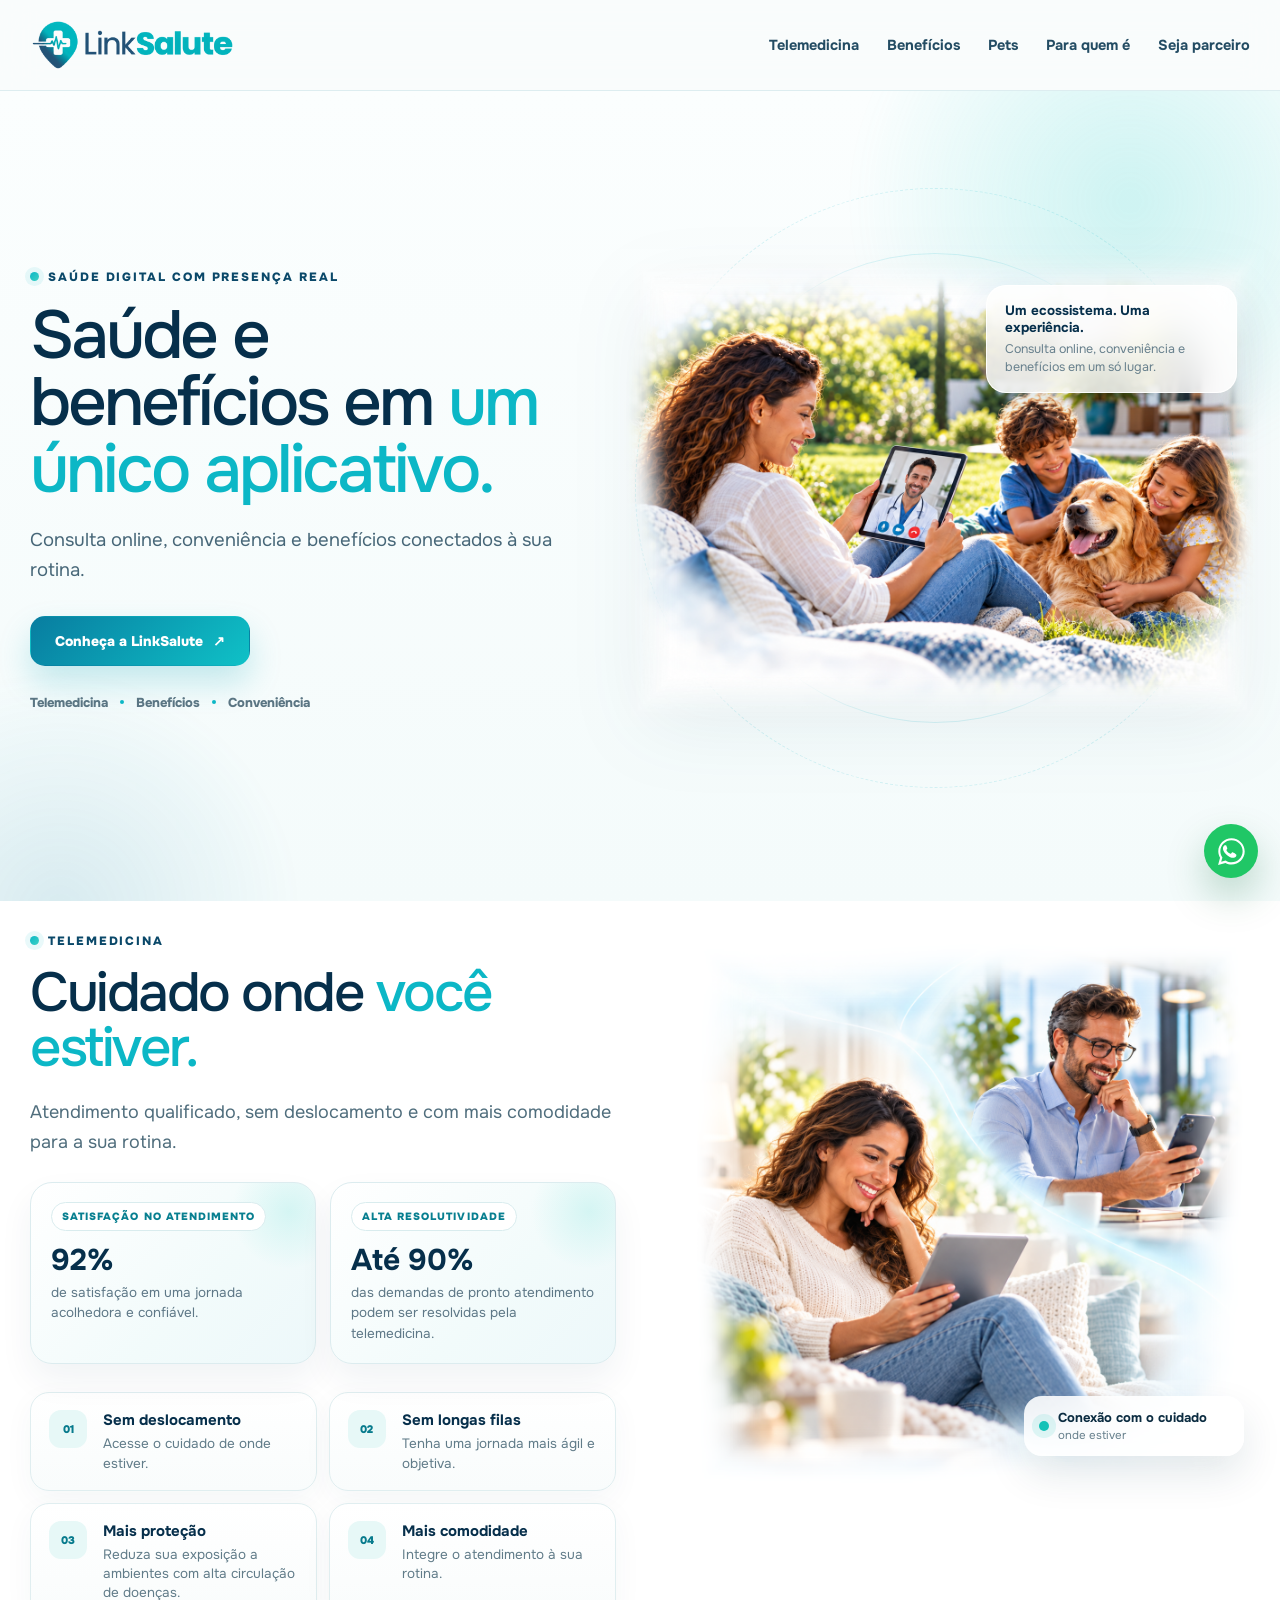
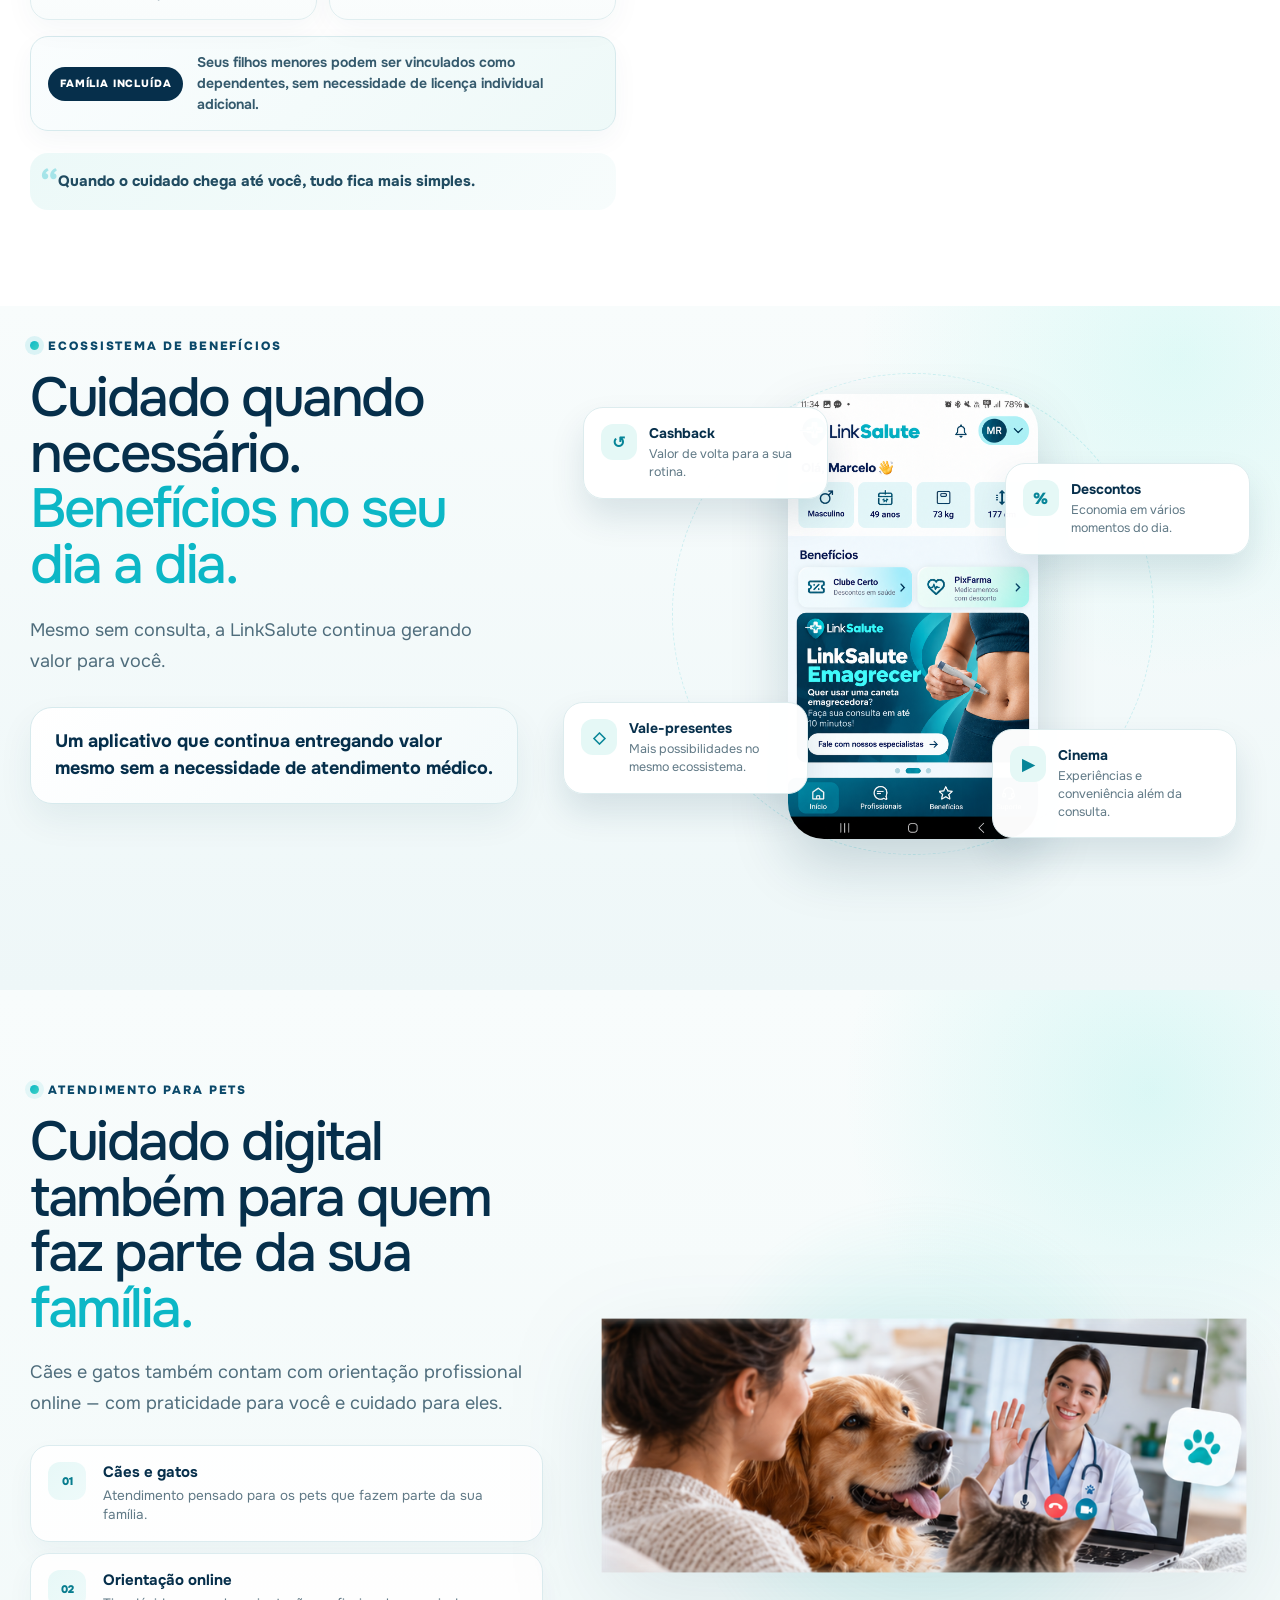
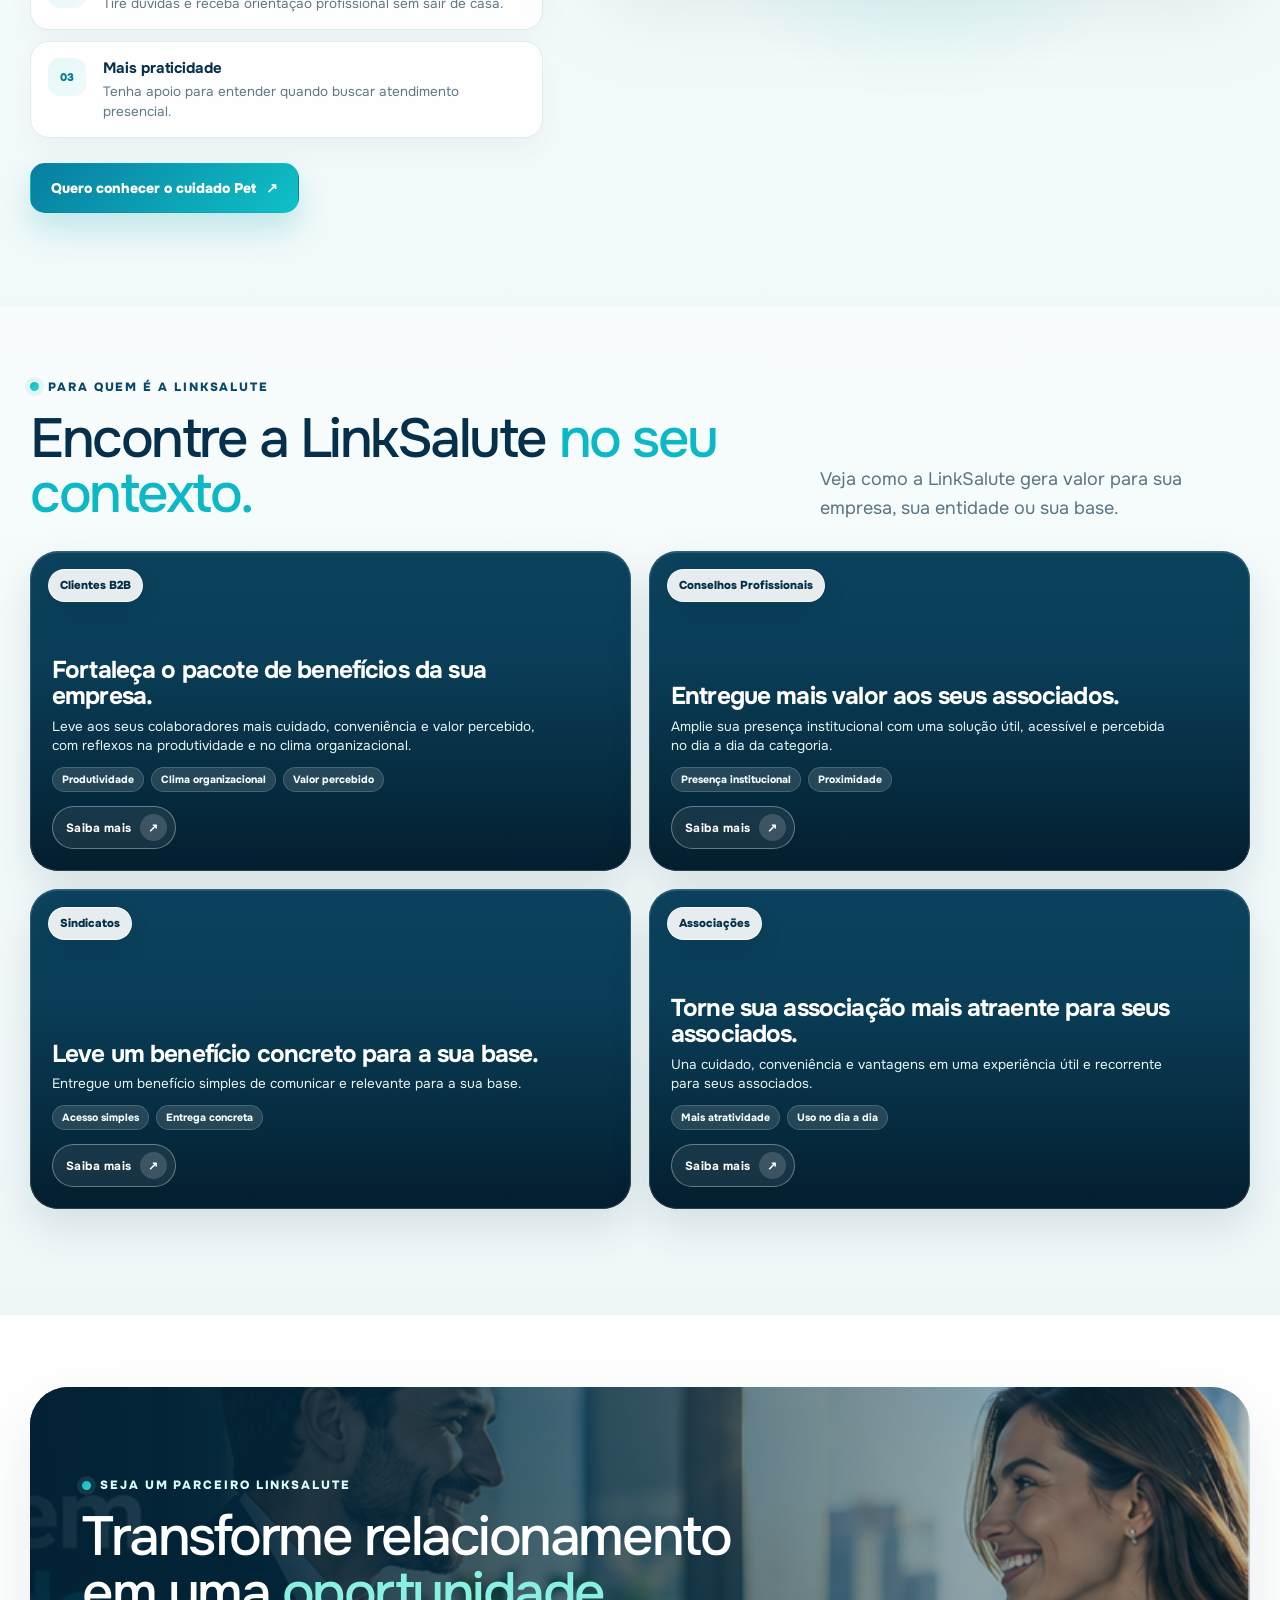
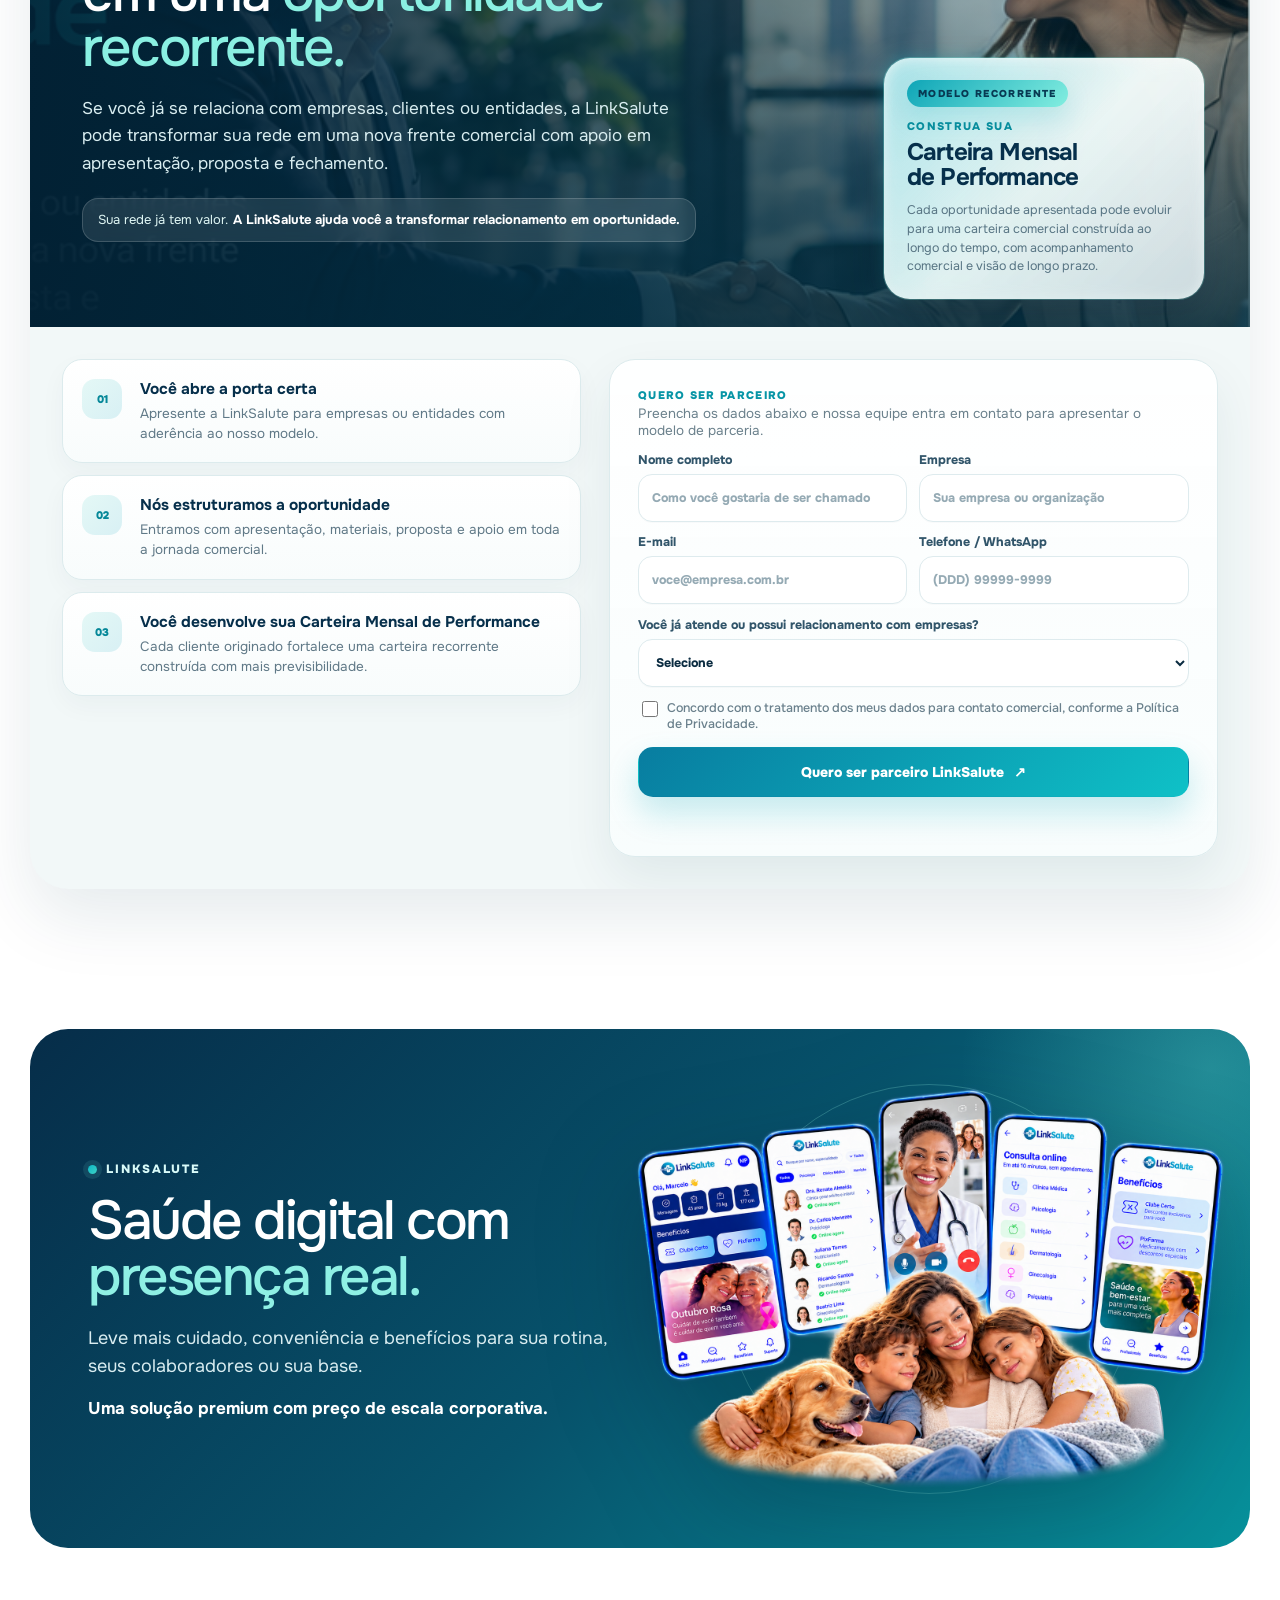
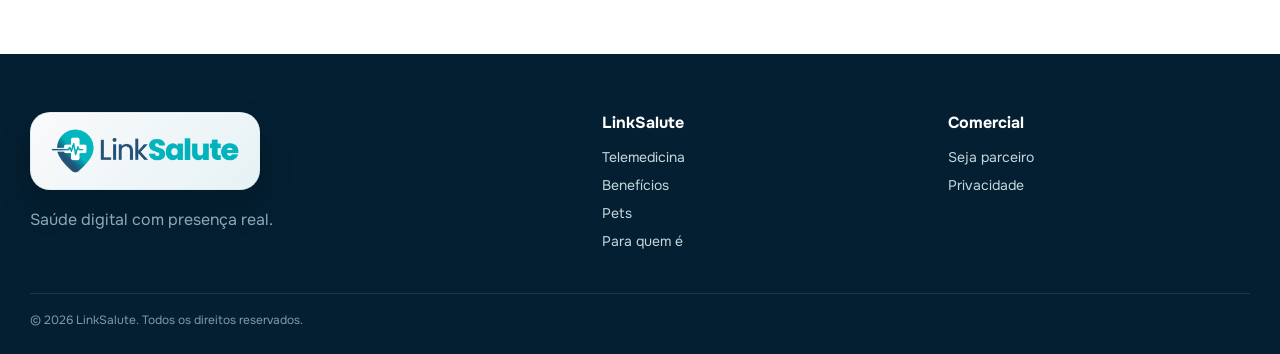
<file: index.html>
<!DOCTYPE html>
<html lang="pt-BR">
<head>
  <meta charset="utf-8">
  <meta name="viewport" content="width=device-width,initial-scale=1,viewport-fit=cover">
  <title>LinkSalute | Saúde digital com presença real</title>
  <meta name="description" content="LinkSalute: saúde, telemedicina, benefícios e atendimento digital para cães e gatos em um único ecossistema.">
  <meta name="theme-color" content="#062D49">
  <meta name="robots" content="index,follow,max-image-preview:large">
  <link rel="icon" type="image/png" sizes="32x32" href="assets/img/favicon-32.png">
  <link rel="icon" type="image/png" sizes="64x64" href="assets/img/favicon-64.png">
  <link rel="apple-touch-icon" sizes="180x180" href="assets/img/favicon-180.png">
  <link rel="shortcut icon" href="favicon.ico">
  <link rel="preload" as="font" type="font/woff2" href="assets/fonts/onest-latin.woff2" crossorigin>
  <link rel="preload" as="font" type="font/woff2" href="assets/fonts/montserrat-latin.woff2" crossorigin>
  <link rel="preload" as="image" href="assets/img/hero-linksalute-familia.png" fetchpriority="high">
  <link rel="stylesheet" href="assets/css/style.css">
</head>
<body>
  <header class="site-header" id="topo">
    <div class="container nav-shell">
      <a class="brand js-home" href="#inicio" aria-label="LinkSalute - início"><img src="assets/img/linksalute-logo.png" alt="LinkSalute"></a>
      <nav class="nav-links" aria-label="Navegação principal">
        <a href="#telemedicina">Telemedicina</a>
        <a href="#beneficios">Benefícios</a>
        <a href="#pets">Pets</a>
        <a href="#publicos">Para quem é</a>
        <a href="#parceiro">Seja parceiro</a>
      </nav>
      <button class="menu-button" aria-label="Abrir menu" aria-expanded="false"><span></span><span></span></button>
    </div>
  </header>

  <main>
    <section class="hero" id="inicio" aria-labelledby="hero-title">
      <div class="hero-aura hero-aura-one" aria-hidden="true"></div>
      <div class="hero-aura hero-aura-two" aria-hidden="true"></div>
      <div class="container hero-grid">
        <div class="hero-copy reveal">
          <span class="eyebrow"><i></i> Saúde digital com presença real</span>
          <h1 id="hero-title">Saúde e benefícios em <em>um único aplicativo.</em></h1>
          <p>Consulta online, conveniência e benefícios conectados à sua rotina.</p>
          <div class="hero-actions">
            <a class="btn btn-primary" href="#telemedicina">Conheça a LinkSalute <span>↗</span></a>
          </div>
          <div class="hero-signature" aria-label="Principais frentes da LinkSalute"><span>Telemedicina</span><i></i><span>Benefícios</span><i></i><span>Conveniência</span></div>
        </div>
        <figure class="hero-visual reveal">
          <div class="hero-orbit hero-orbit-a"></div><div class="hero-orbit hero-orbit-b"></div>
          <img src="assets/img/hero-linksalute-familia.png" alt="Mãe em consulta online enquanto as crianças brincam com o cachorro no gramado">
          <figcaption class="hero-glass-note"><strong>Um ecossistema. Uma experiência.</strong><span>Consulta online, conveniência e benefícios em um só lugar.</span></figcaption>
        </figure>
      </div>
    </section>

    <section class="section telemed" id="telemedicina">
      <div class="container telemed-grid">
        <div class="telemed-copy reveal">
          <span class="eyebrow"><i></i> Telemedicina</span>
          <h2>Cuidado onde <em>você estiver.</em></h2>
          <p class="section-lead">Atendimento qualificado, sem deslocamento e com mais comodidade para a sua rotina.</p>
          <div class="telemed-evidence" aria-label="Destaques da telemedicina LinkSalute">
            <article class="telemed-proof-card">
              <span class="telemed-proof-kicker">Satisfação no atendimento</span>
              <strong>92%</strong>
              <p>de satisfação em uma jornada acolhedora e confiável.</p>
            </article>
            <article class="telemed-proof-card">
              <span class="telemed-proof-kicker">Alta resolutividade</span>
              <strong>Até 90%</strong>
              <p>das demandas de pronto atendimento podem ser resolvidas pela telemedicina.</p>
            </article>
          </div>
          <div class="telemed-benefits">
            <article><span class="benefit-number">01</span><div><strong>Sem deslocamento</strong><p>Acesse o cuidado de onde estiver.</p></div></article>
            <article><span class="benefit-number">02</span><div><strong>Sem longas filas</strong><p>Tenha uma jornada mais ágil e objetiva.</p></div></article>
            <article><span class="benefit-number">03</span><div><strong>Mais proteção</strong><p>Reduza sua exposição a ambientes com alta circulação de doenças.</p></div></article>
            <article><span class="benefit-number">04</span><div><strong>Mais comodidade</strong><p>Integre o atendimento à sua rotina.</p></div></article>
          </div>
          <div class="family-dependent" aria-label="Dependentes menores">
            <span class="family-dependent-badge">Família incluída</span>
            <p>Seus filhos menores podem ser vinculados como dependentes, sem necessidade de licença individual adicional.</p>
          </div>
          <p class="statement"><span>“</span>Quando o cuidado chega até você, tudo fica mais simples.</p>
        </div>
        <div class="telemed-visual reveal">
          <div class="image-shell">
            <div class="image-shine"></div>
            <img src="assets/img/Conex_Saude.png" alt="Dois contextos de telemedicina com comodidade na rotina">
            <div class="image-caption"><span class="pulse-dot"></span><strong>Conexão com o cuidado</strong><small>onde estiver</small></div>
          </div>
        </div>
      </div>
    </section>

    <section class="section benefits" id="beneficios">
      <div class="benefits-glow" aria-hidden="true"></div>
      <div class="container benefits-grid">
        <div class="benefits-copy reveal">
          <span class="eyebrow eyebrow-light"><i></i> Ecossistema de benefícios</span>
          <h2>Cuidado quando necessário. <em>Benefícios no seu dia a dia.</em></h2>
          <p class="section-lead">Mesmo sem consulta, a LinkSalute continua gerando valor para você.</p>
          <blockquote>Um aplicativo que continua entregando valor mesmo sem a necessidade de atendimento médico.</blockquote>
        </div>
        <div class="benefits-stage reveal">
          <figure class="benefits-phone"><img src="assets/img/app-beneficios.png" alt="Aplicativo LinkSalute com benefícios disponíveis na sua rotina"></figure>
          <article class="benefit-float bf-one"><span class="mini-icon">↺</span><div><strong>Cashback</strong><p>Valor de volta para a sua rotina.</p></div></article>
          <article class="benefit-float bf-two"><span class="mini-icon">%</span><div><strong>Descontos</strong><p>Economia em vários momentos do dia.</p></div></article>
          <article class="benefit-float bf-three"><span class="mini-icon">◇</span><div><strong>Vale-presentes</strong><p>Mais possibilidades no mesmo ecossistema.</p></div></article>
          <article class="benefit-float bf-four"><span class="mini-icon">▶</span><div><strong>Cinema</strong><p>Experiências e conveniência além da consulta.</p></div></article>
        </div>
      </div>
    </section>

    <section class="section pets" id="pets" aria-labelledby="pets-title">
      <div class="container pets-shell">
        <div class="pets-copy reveal">
          <span class="eyebrow"><i></i> Atendimento para Pets</span>
          <h2 id="pets-title">Cuidado digital também para quem faz parte da sua <em>família.</em></h2>
          <p class="section-lead">Cães e gatos também contam com orientação profissional online — com praticidade para você e cuidado para eles.</p>
          <div class="pets-features" aria-label="Diferenciais do atendimento para Pets">
            <article><span>01</span><div><strong>Cães e gatos</strong><p>Atendimento pensado para os pets que fazem parte da sua família.</p></div></article>
            <article><span>02</span><div><strong>Orientação online</strong><p>Tire dúvidas e receba orientação profissional sem sair de casa.</p></div></article>
            <article><span>03</span><div><strong>Mais praticidade</strong><p>Tenha apoio para entender quando buscar atendimento presencial.</p></div></article>
          </div>
          <a class="btn btn-primary pet-cta" href="#" data-whatsapp-message="Olá! Gostaria de saber mais sobre o atendimento para Pets da LinkSalute.">Quero conhecer o cuidado Pet <span>↗</span></a>
        </div>
        <figure class="pets-visual reveal">
          <div class="pets-halo" aria-hidden="true"></div>
          <img src="assets/img/pets-linksalute.png" alt="Tutora com cachorro e gato em atendimento veterinário online">
        </figure>
      </div>
    </section>

    <section class="section audiences" id="publicos">
      <div class="container">
        <div class="section-intro reveal">
          <div><span class="eyebrow"><i></i> Para quem é a LinkSalute</span><h2>Encontre a LinkSalute <em>no seu contexto.</em></h2></div>
          <p>Veja como a LinkSalute gera valor para sua empresa, sua entidade ou sua base.</p>
        </div>

        <div class="audience-gallery reveal">
          <button class="audience-card audience-b2b" data-audience="b2b" type="button" aria-label="Saiba mais para Clientes B2B">
            <span class="audience-overlay"></span><span class="audience-category">Clientes B2B</span>
            <span class="audience-card-copy"><strong>Fortaleça o pacote de benefícios da sua empresa.</strong><small>Leve aos seus colaboradores mais cuidado, conveniência e valor percebido, com reflexos na produtividade e no clima organizacional.</small><span class="audience-card-tags"><span>Produtividade</span><span>Clima organizacional</span><span>Valor percebido</span></span><b>Saiba mais <i>↗</i></b></span>
          </button>
          <button class="audience-card audience-conselhos" data-audience="conselhos" type="button" aria-label="Saiba mais para Conselhos Profissionais">
            <span class="audience-overlay"></span><span class="audience-category">Conselhos Profissionais</span>
            <span class="audience-card-copy"><strong>Entregue mais valor aos seus associados.</strong><small>Amplie sua presença institucional com uma solução útil, acessível e percebida no dia a dia da categoria.</small><span class="audience-card-tags"><span>Presença institucional</span><span>Proximidade</span></span><b>Saiba mais <i>↗</i></b></span>
          </button>
          <button class="audience-card audience-sindicatos" data-audience="sindicatos" type="button" aria-label="Saiba mais para Sindicatos">
            <span class="audience-overlay"></span><span class="audience-category">Sindicatos</span>
            <span class="audience-card-copy"><strong>Leve um benefício concreto para a sua base.</strong><small>Entregue um benefício simples de comunicar e relevante para a sua base.</small><span class="audience-card-tags"><span>Acesso simples</span><span>Entrega concreta</span></span><b>Saiba mais <i>↗</i></b></span>
          </button>
          <button class="audience-card audience-associacoes" data-audience="associacoes" type="button" aria-label="Saiba mais para Associações">
            <span class="audience-overlay"></span><span class="audience-category">Associações</span>
            <span class="audience-card-copy"><strong>Torne sua associação mais atraente para seus associados.</strong><small>Una cuidado, conveniência e vantagens em uma experiência útil e recorrente para seus associados.</small><span class="audience-card-tags"><span>Mais atratividade</span><span>Uso no dia a dia</span></span><b>Saiba mais <i>↗</i></b></span>
          </button>
        </div>
      </div>
    </section>

    <div class="micro-modal" id="audience-modal" hidden aria-hidden="true">
      <button class="micro-backdrop" data-close-modal aria-label="Fechar"></button>
      <section class="micro-sheet" role="dialog" aria-modal="true" aria-labelledby="modal-title">
        <button class="micro-close" data-close-modal type="button" aria-label="Fechar janela">✕</button>
        <div id="modal-content"></div>
      </section>
    </div>

    <template id="tpl-b2b">
      <div class="micro-hero photo-b2b"><div class="micro-hero-overlay"></div><div class="micro-hero-copy"><span>Clientes B2B</span><h3 id="modal-title">Cuidado que fortalece sua empresa, sustenta a produtividade e é percebido pelos seus colaboradores.</h3><p>Com a LinkSalute, você combina telemedicina, conveniência e benefícios em uma experiência simples, escalável e de alto valor percebido — com reflexos positivos na rotina, no clima organizacional e na atratividade do seu pacote de benefícios.</p></div></div>
      <div class="micro-body">
        <div class="micro-insight"><span>Visão estratégica</span><strong>Saúde bem entregue influencia produtividade, retenção e continuidade operacional.</strong><p>Quando o cuidado é fácil de acessar, sua empresa reduz atritos do dia a dia, fortalece a percepção de valor do benefício e cria uma cultura de cuidado mais visível para seus colaboradores.</p></div>
        <div class="micro-evidence" aria-label="Indicadores estratégicos para clientes B2B">
          <article><strong>+27%</strong><span>Apoio à atração e retenção</span></article>
          <article><strong>+41%</strong><span>Fortalecimento da cultura de cuidado</span></article>
          <article><strong>+28%</strong><span>Mais valor percebido no pacote de benefícios</span></article>
        </div>
        <div class="micro-value-grid is-four">
          <article><span>01</span><strong>Aumento de produtividade</strong><p>Seu colaborador acessa cuidado com mais agilidade e menos ruptura na rotina, preservando foco, tempo e continuidade operacional.</p></article>
          <article><span>02</span><strong>Redução de absenteísmo</strong><p>Menos deslocamentos e menos tempo desperdiçado com filas ajudam a reduzir ausências e simplificam a jornada de cuidado.</p></article>
          <article><span>03</span><strong>Melhora do clima organizacional</strong><p>Quando o colaborador percebe acolhimento real, a relação com o benefício muda e a sensação de cuidado se fortalece.</p></article>
          <article><span>04</span><strong>Mais valor para o RH e para a gestão</strong><p>Você entrega um benefício útil, fácil de comunicar e com alto valor percebido para diferentes perfis de colaboradores.</p></article>
        </div>
        <div class="micro-panel">
          <div class="micro-panel-head">
            <span>Gestão &amp; evidências</span>
            <strong>Além da experiência do colaborador, sua gestão ganha mais visibilidade e organização.</strong>
          </div>
          <div class="micro-check-grid">
            <article><b>Controle de atestados e afastamentos</b><p>Mais acompanhamento e rastreabilidade para apoiar sua rotina de gestão.</p></article>
            <article><b>Histórico e prontuário estruturado</b><p>Informação organizada para qualificar o acompanhamento da jornada de cuidado.</p></article>
            <article><b>Apoio à governança trabalhista</b><p>Mais segurança operacional em uma solução pensada para escalar com simplicidade.</p></article>
            <article><b>Mais percepção de cuidado</b><p>Um benefício que ajuda a fortalecer vínculo, pertencimento e confiança na sua empresa.</p></article>
          </div>
        </div>
        <div class="micro-proof-band"><strong>92% de satisfação no atendimento</strong><span>Uma experiência de cuidado acolhedora, ágil e confiável — com potencial de resolver até 90% das demandas de pronto atendimento por telemedicina.</span></div>
        <div class="micro-footer"><div class="micro-tags"><span>Produtividade</span><span>Absenteísmo</span><span>Clima organizacional</span><span>Valor percebido</span><span>Governança</span><span>Retenção</span></div></div>
      </div>
    </template>

    <template id="tpl-conselhos">
      <div class="micro-hero photo-conselhos"><div class="micro-hero-overlay"></div><div class="micro-hero-copy"><span>Conselhos Profissionais</span><h3 id="modal-title">Faça sua entidade estar mais presente na rotina dos seus associados.</h3><p>Leve saúde, conveniência e benefícios para seus associados, familiares e escritórios e transforme sua entrega institucional em uma experiência útil, recorrente e fácil de perceber.</p></div></div>
      <div class="micro-body">
        <div class="micro-insight"><span>Valor institucional</span><strong>Quando o benefício é útil no momento certo, sua entidade ganha proximidade.</strong><p>A LinkSalute ajuda você a transformar relacionamento institucional em uma entrega concreta para a categoria.</p></div>
        <div class="micro-value-grid is-four">
          <article><span>01</span><strong>Mais presença institucional</strong><p>Reforce sua atuação com uma entrega que vai além da comunicação e chega à rotina do associado.</p></article>
          <article><span>02</span><strong>Mais acesso ao cuidado</strong><p>Reduza barreiras de distância e conveniência com uma jornada digital simples.</p></article>
          <article><span>03</span><strong>Mais valor percebido</strong><p>Amplie a percepção de utilidade da sua entidade com saúde e vantagens em um único ecossistema.</p></article>
          <article><span>04</span><strong>Alcance ampliado</strong><p>Crie uma proposta relevante para associados, familiares e escritórios vinculados à sua categoria.</p></article>
        </div>
        <div class="micro-footer"><div class="micro-tags"><span>Benefício institucional</span><span>Proximidade</span><span>Acesso</span><span>Utilidade</span><span>Valor percebido</span></div></div>
      </div>
    </template>

    <template id="tpl-sindicatos">
      <div class="micro-hero photo-sindicatos"><div class="micro-hero-overlay"></div><div class="micro-hero-copy"><span>Sindicatos</span><h3 id="modal-title">Entregue um benefício que sua base reconhece quando precisa.</h3><p>Amplie o acesso ao cuidado e fortaleça a percepção de entrega do seu sindicato com uma solução simples de comunicar, conveniente de usar e relevante no dia a dia.</p></div></div>
      <div class="micro-body">
        <div class="micro-insight"><span>Entrega para a base</span><strong>Benefício bom é aquele que seu representado reconhece no uso.</strong><p>Menos barreira de distância, mais conveniência e uma proposta concreta para fortalecer sua relação com a base.</p></div>
        <div class="micro-value-grid is-four">
          <article><span>01</span><strong>Menos barreira de acesso</strong><p>Facilite a chegada ao cuidado sem depender de deslocamentos desnecessários.</p></article>
          <article><span>02</span><strong>Mais conveniência</strong><p>Entregue uma experiência digital simples que se adapta à rotina dos seus representados.</p></article>
          <article><span>03</span><strong>Mais percepção de entrega</strong><p>Transforme o benefício em algo tangível e fácil de reconhecer no dia a dia.</p></article>
          <article><span>04</span><strong>Mais força para sua proposta</strong><p>Conte com uma solução que agrega saúde e vantagens sem complicar sua comunicação institucional.</p></article>
        </div>
        <div class="micro-footer"><div class="micro-tags"><span>Saúde acessível</span><span>Base representada</span><span>Conveniência</span><span>Entrega prática</span><span>Recorrência</span></div></div>
      </div>
    </template>

    <template id="tpl-associacoes">
      <div class="micro-hero photo-associacoes"><div class="micro-hero-overlay"></div><div class="micro-hero-copy"><span>Associações</span><h3 id="modal-title">Transforme seu clube de vantagens em uma experiência de cuidado e valor.</h3><p>Combine saúde, conveniência e benefícios em uma única jornada e torne sua associação mais relevante para seus associados no momento em que eles realmente precisam.</p></div></div>
      <div class="micro-body">
        <div class="micro-insight"><span>Experiência do associado</span><strong>Quanto mais útil é sua entrega, maior é o valor percebido da associação.</strong><p>A LinkSalute adiciona cuidado, conveniência e vantagens ao relacionamento que você já construiu com sua base.</p></div>
        <div class="micro-value-grid is-four">
          <article><span>01</span><strong>Mais atratividade</strong><p>Fortaleça sua proposta de valor com uma solução que combina saúde e benefícios.</p></article>
          <article><span>02</span><strong>Uso no dia a dia</strong><p>Ofereça uma experiência prática e digital que continua entregando valor além do atendimento médico.</p></article>
          <article><span>03</span><strong>Mais valor percebido</strong><p>Amplie a percepção de utilidade e cuidado associada à sua marca institucional.</p></article>
          <article><span>04</span><strong>Mais engajamento</strong><p>Crie novos motivos para seu associado reconhecer e utilizar os benefícios da sua associação.</p></article>
        </div>
        <div class="micro-footer"><div class="micro-tags"><span>Saúde + benefícios</span><span>Engajamento</span><span>Conveniência</span><span>Diferenciação</span><span>Valor percebido</span></div></div>
      </div>
    </template>

    <template id="tpl-parceiros">
      <div class="micro-hero photo-parceiros"><div class="micro-hero-overlay"></div><div class="micro-hero-copy"><span>Parceiros Comerciais</span><h3 id="modal-title">Transforme relacionamento em oportunidade comercial.</h3><p>Apresente a LinkSalute à sua rede e conte com nosso apoio para transformar boas conexões em uma Carteira Mensal de Performance.</p></div></div>
      <div class="micro-body"><div class="micro-value-grid"><article><span>01</span><strong>Você abre a porta</strong><p>Apresente oportunidades da sua rede empresarial ou institucional.</p></article><article><span>02</span><strong>Nós apoiamos sua venda</strong><p>A LinkSalute participa da apresentação, proposta e apoio ao fechamento.</p></article><article><span>03</span><strong>Você constrói sua carteira</strong><p>Os clientes originados passam a compor sua Carteira Mensal de Performance conforme as regras do programa.</p></article></div><div class="micro-footer"><div class="micro-tags"><span>Relacionamento</span><span>Apoio comercial</span><span>Recorrência</span><span>Performance</span></div></div></div>
    </template>

    <section class="section partner" id="parceiro">
      <div class="container partner-shell">
        <div class="partner-visual reveal">
          <div class="partner-photo"></div>
          <div class="partner-photo-overlay"></div>
          <div class="partner-visual-copy"><span class="eyebrow eyebrow-light"><i></i> Seja um parceiro LinkSalute</span><h2>Transforme relacionamento em uma <em>oportunidade recorrente.</em></h2><p>Se você já se relaciona com empresas, clientes ou entidades, a LinkSalute pode transformar sua rede em uma nova frente comercial com apoio em apresentação, proposta e fechamento.</p><div class="partner-quote">Sua rede já tem valor. <strong>A LinkSalute ajuda você a transformar relacionamento em oportunidade.</strong></div></div>
          <div class="performance-card"><b class="performance-badge">Modelo recorrente</b><span>Construa sua</span><strong>Carteira Mensal<br>de Performance</strong><small>Cada oportunidade apresentada pode evoluir para uma carteira comercial construída ao longo do tempo, com acompanhamento comercial e visão de longo prazo.</small></div>
        </div>
        <div class="partner-content reveal">
          <div class="partner-summary">
            <div class="partner-steps">
              <article><span>01</span><div><strong>Você abre a porta certa</strong><p>Apresente a LinkSalute para empresas ou entidades com aderência ao nosso modelo.</p></div></article>
              <article><span>02</span><div><strong>Nós estruturamos a oportunidade</strong><p>Entramos com apresentação, materiais, proposta e apoio em toda a jornada comercial.</p></div></article>
              <article><span>03</span><div><strong>Você desenvolve sua Carteira Mensal de Performance</strong><p>Cada cliente originado fortalece uma carteira recorrente construída com mais previsibilidade.</p></div></article>
            </div>
          </div>

          <form class="lead-form" id="partner-form" novalidate>
            <div class="form-heading"><span>Quero ser parceiro</span><p>Preencha os dados abaixo e nossa equipe entra em contato para apresentar o modelo de parceria.</p></div>
            <div class="form-grid">
              <label>Nome completo<input name="nome" required autocomplete="name" placeholder="Como você gostaria de ser chamado"></label>
              <label>Empresa<input name="empresa" autocomplete="organization" placeholder="Sua empresa ou organização"></label>
              <label>E-mail<input type="email" name="email" required autocomplete="email" placeholder="voce@empresa.com.br"></label>
              <label>Telefone / WhatsApp<input name="whatsapp" required autocomplete="tel" inputmode="tel" placeholder="(DDD) 99999-9999"></label>
            </div>
            <label>Você já atende ou possui relacionamento com empresas?<select name="relacionamento_empresas" required><option value="">Selecione</option><option>Sim</option><option>Não</option></select></label>
            <label class="consent"><input type="checkbox" name="consentimento" required><span>Concordo com o tratamento dos meus dados para contato comercial, conforme a Política de Privacidade.</span></label>
            <input type="hidden" name="_subject" value="Novo contato de parceria - LinkSalute">
            <input type="hidden" name="_captcha" value="false">
            <input type="hidden" name="_template" value="table">
            <button class="btn btn-primary btn-submit" type="submit">Quero ser parceiro LinkSalute <span>↗</span></button>
            <div class="form-status" id="form-status" aria-live="polite"></div>
          </form>
        </div>
      </div>
    </section>

    <section class="section closing" id="contato">
      <div class="container closing-shell reveal">
        <div class="closing-copy"><span class="eyebrow eyebrow-light"><i></i> LinkSalute</span><h2>Saúde digital com <em>presença real.</em></h2><p>Leve mais cuidado, conveniência e benefícios para sua rotina, seus colaboradores ou sua base.</p><strong>Uma solução premium com preço de escala corporativa.</strong></div>
        <figure class="closing-visual"><div class="closing-ring"></div><img src="assets/img/hero-linksalute.png" alt="Ecossistema LinkSalute"></figure>
      </div>
    </section>
  </main>

  <a class="whatsapp-float" id="whatsapp-float" href="#" aria-label="Falar com a LinkSalute pelo WhatsApp" title="WhatsApp LinkSalute">
    <svg viewBox="0 0 32 32" aria-hidden="true"><path fill="currentColor" d="M19.1 17.8c-.3-.1-1.8-.9-2-1-.3-.1-.5-.1-.7.1-.2.3-.8 1-.9 1.1-.2.2-.3.2-.6.1-.3-.1-1.2-.4-2.3-1.4-.8-.7-1.4-1.6-1.5-1.9-.2-.3 0-.4.1-.6.1-.1.3-.3.4-.5.1-.2.2-.3.3-.5.1-.2.1-.4 0-.6-.1-.1-.7-1.6-.9-2.2-.2-.5-.5-.4-.7-.4h-.6c-.2 0-.6.1-.9.4-.3.3-1.1 1.1-1.1 2.7s1.1 3.2 1.2 3.4c.2.2 2.2 3.4 5.4 4.8.8.3 1.4.5 1.9.7.8.2 1.6.2 2.2.1.7-.1 1.8-.8 2.1-1.5.3-.7.3-1.4.2-1.5 0-.2-.2-.3-.5-.4Z"/><path fill="currentColor" d="M16 3.2C8.9 3.2 3.2 8.8 3.2 15.8c0 2.2.6 4.3 1.7 6.2L3 29l7.2-1.9c1.8 1 3.8 1.5 5.8 1.5 7.1 0 12.8-5.6 12.8-12.6S23.1 3.2 16 3.2Zm0 23.3c-1.9 0-3.7-.5-5.3-1.5l-.4-.2-4.3 1.1 1.2-4.1-.3-.4c-1.1-1.6-1.7-3.5-1.7-5.6 0-5.9 4.8-10.7 10.8-10.7s10.8 4.8 10.8 10.7-4.9 10.7-10.8 10.7Z"/></svg>
  </a>

  <footer class="site-footer">
    <div class="container footer-grid"><div><img class="footer-logo" src="assets/img/linksalute-logo.png" alt="LinkSalute"><p>Saúde digital com presença real.</p></div><div><strong>LinkSalute</strong><a href="#telemedicina">Telemedicina</a><a href="#beneficios">Benefícios</a><a href="#pets">Pets</a><a href="#publicos">Para quem é</a></div><div><strong>Comercial</strong><a href="#parceiro">Seja parceiro</a><a href="privacidade.html">Privacidade</a></div></div>
    <div class="container footer-copy">© <span id="year">2026</span> LinkSalute. Todos os direitos reservados.</div>
  </footer>

  <script src="assets/js/config.js"></script>
  <script src="assets/js/main.js"></script>
</body>
</html>
</file>
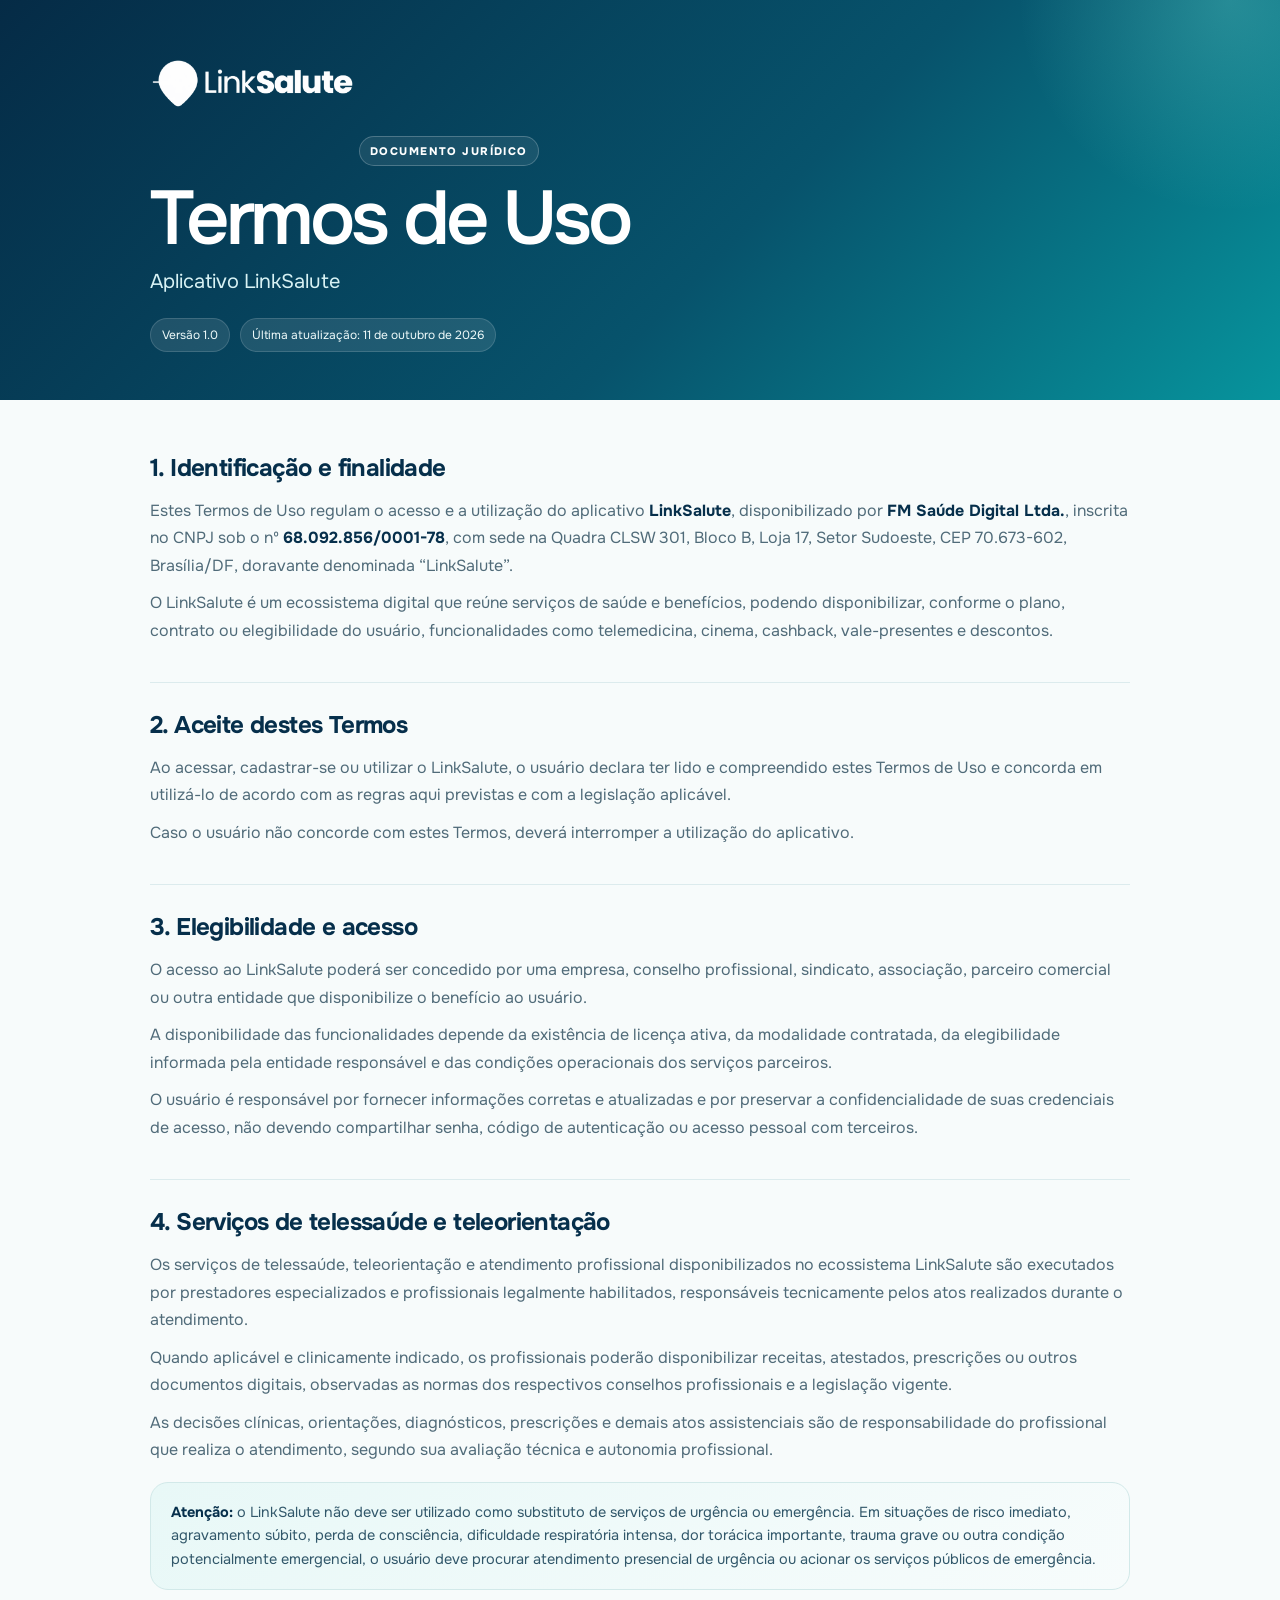
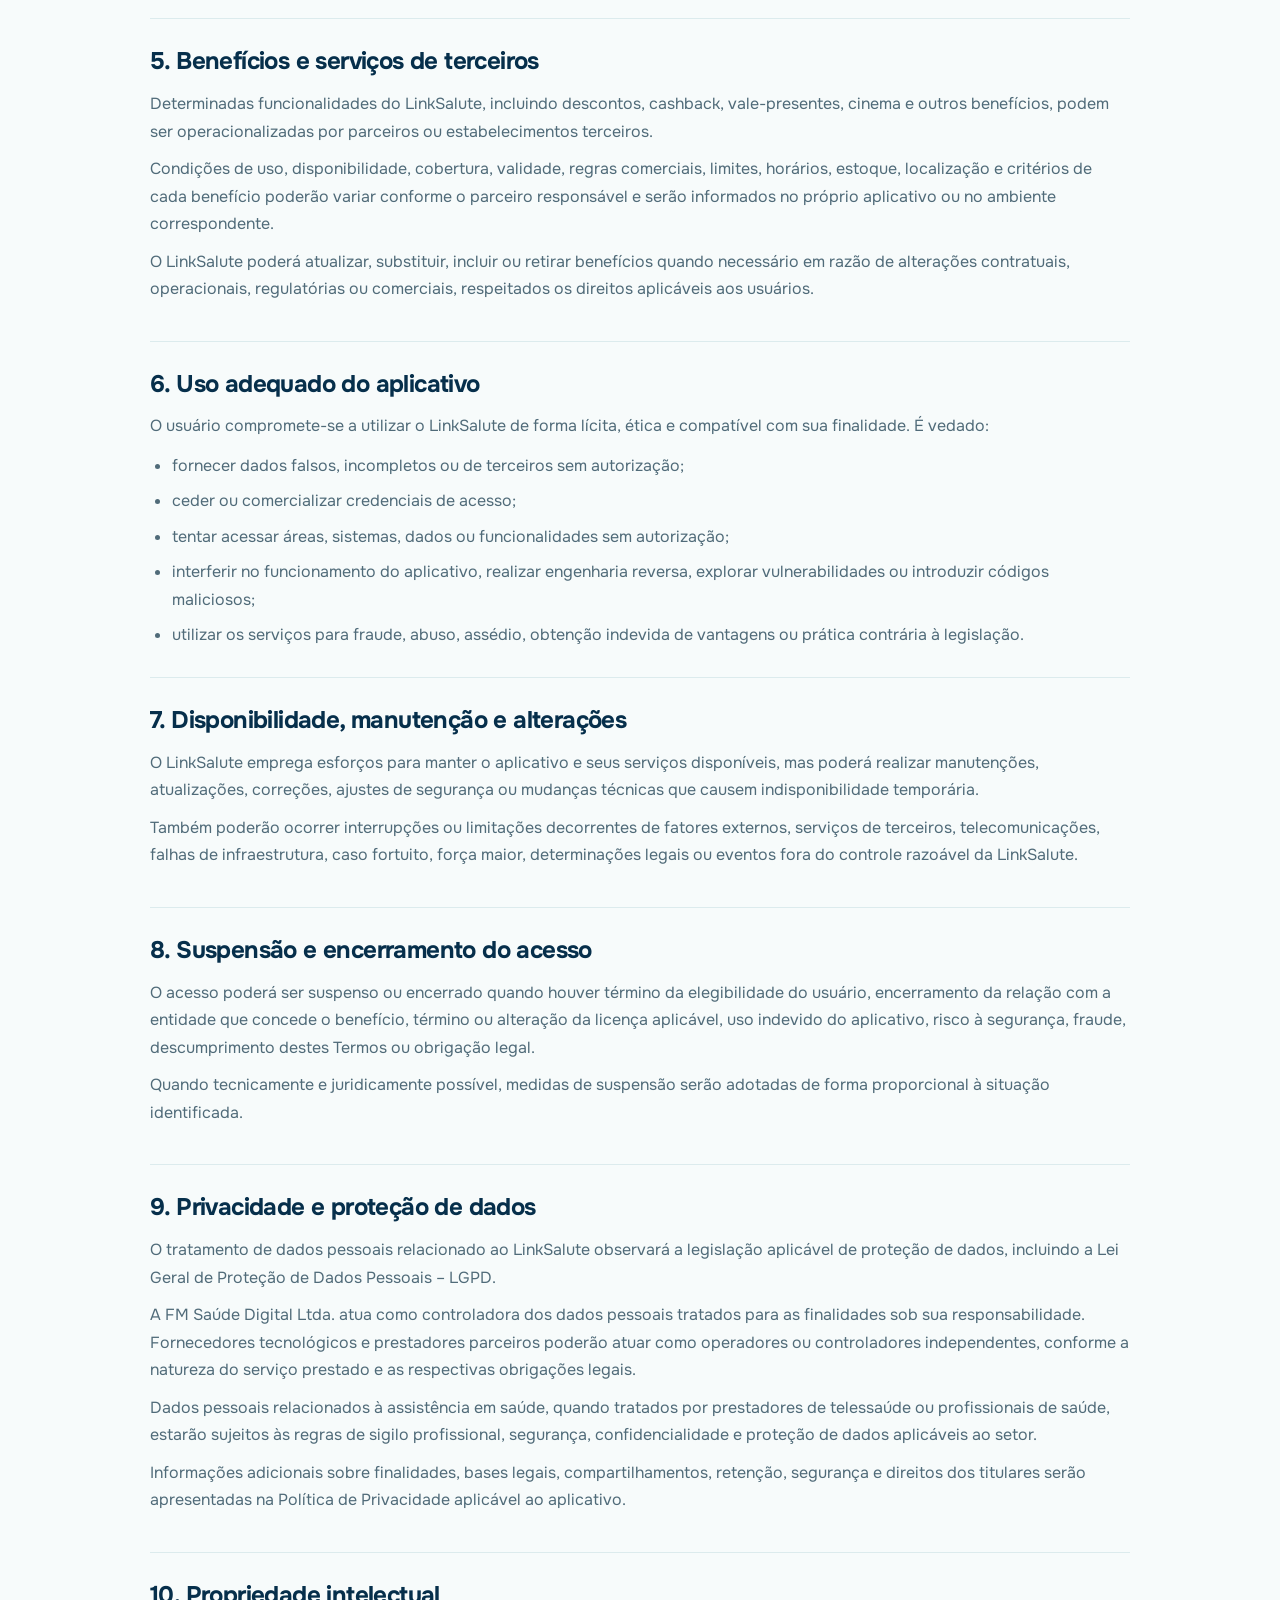
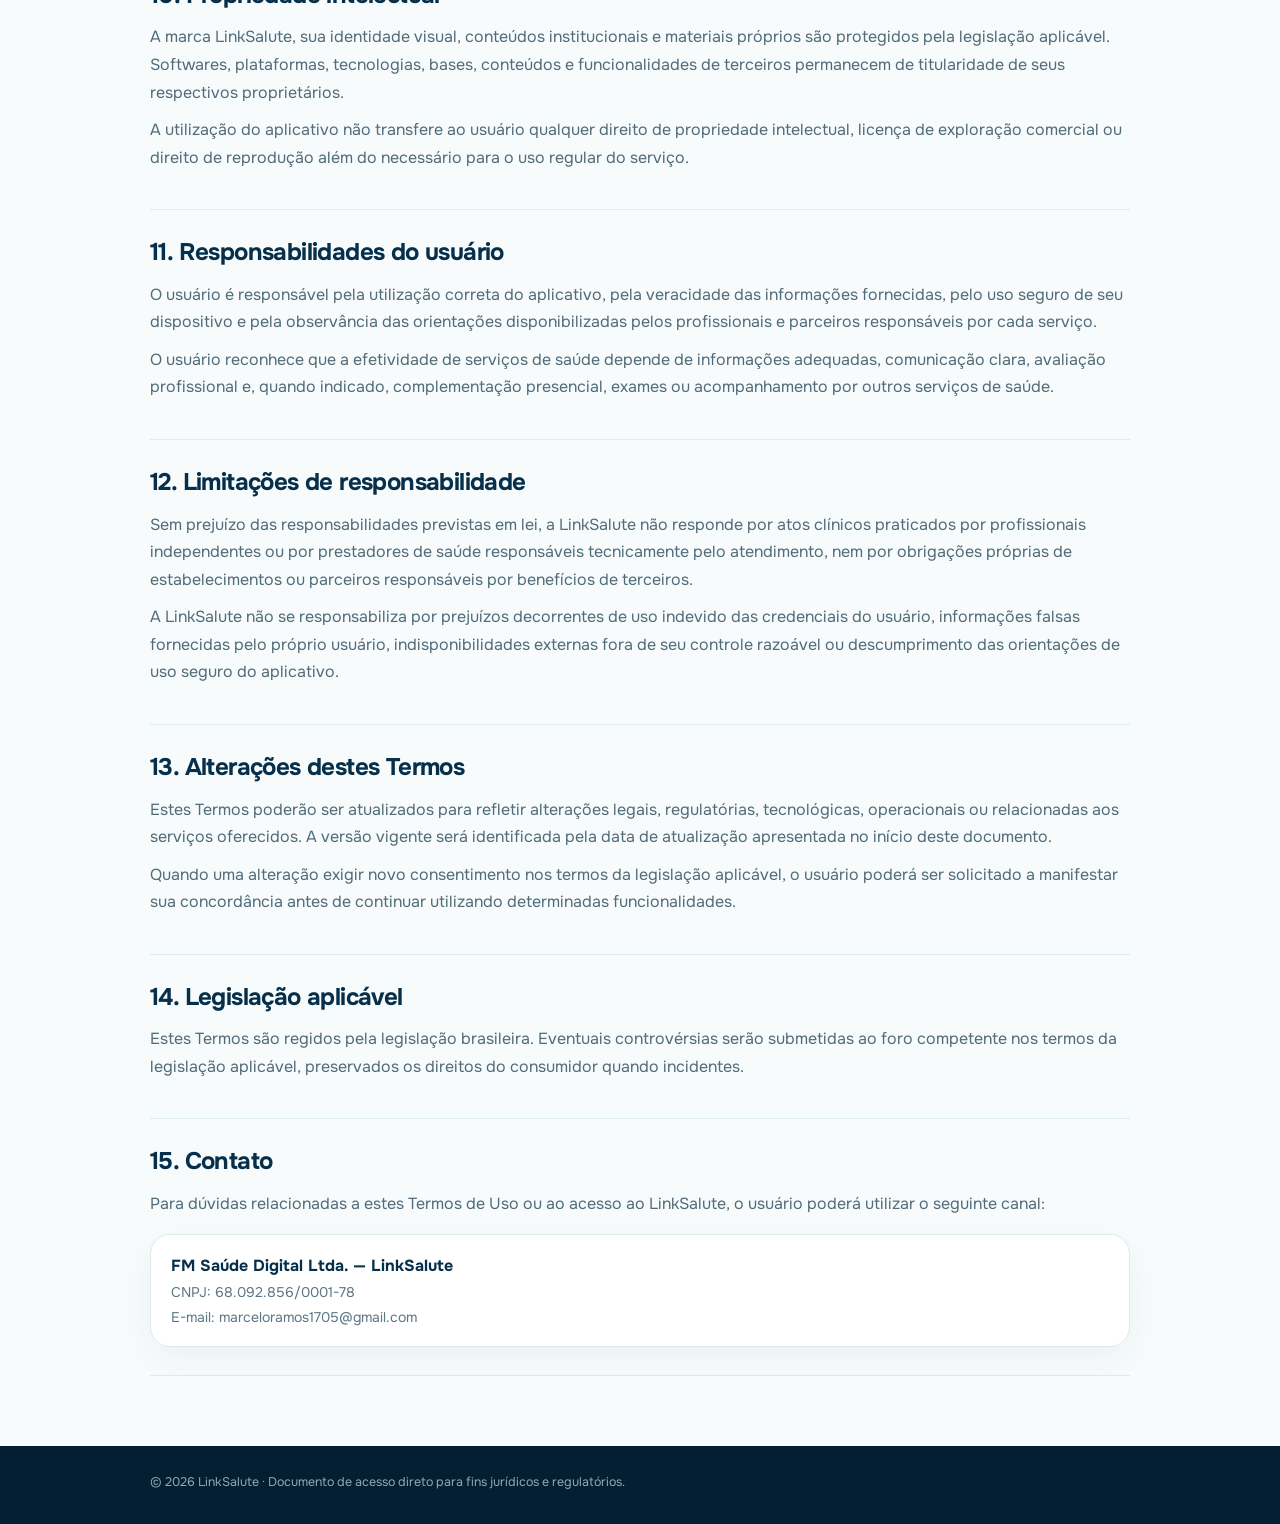
<file: legal/termos-de-uso/index.html>
<!doctype html>
<html lang="pt-BR">
<head>
  <meta charset="utf-8">
  <meta name="viewport" content="width=device-width,initial-scale=1,viewport-fit=cover">
  <title>Termos de Uso | LinkSalute</title>
  <meta name="description" content="Termos de Uso do aplicativo LinkSalute.">
  <meta name="robots" content="noindex,nofollow,noarchive,nosnippet">
  <meta name="googlebot" content="noindex,nofollow,noarchive,nosnippet">
  <meta name="referrer" content="no-referrer">
  <meta name="theme-color" content="#062f4b">
  <link rel="preload" as="font" type="font/woff2" href="../../assets/fonts/onest-latin.woff2" crossorigin>
  <link rel="stylesheet" href="../../assets/css/legal.css">
  <link rel="icon" type="image/png" sizes="32x32" href="../../assets/img/favicon-32.png">
  <link rel="icon" type="image/png" sizes="64x64" href="../../assets/img/favicon-64.png">
  <link rel="apple-touch-icon" sizes="180x180" href="../../assets/img/favicon-180.png">
  <link rel="shortcut icon" href="../../favicon.ico">
</head>
<body>
  <main class="legal-page">
    <header class="legal-hero">
      <div class="legal-shell">
        <img class="legal-logo" src="../../assets/img/linksalute-logo.png" alt="LinkSalute">
        <div class="legal-kicker">Documento jurídico</div>
        <h1>Termos de Uso</h1>
        <p class="legal-subtitle">Aplicativo LinkSalute</p>
        <div class="legal-meta">
          <span>Versão 1.0</span>
          <span>Última atualização: 11 de outubro de 2026</span>
        </div>
      </div>
    </header>

    <article class="legal-shell legal-content">
      <section>
        <h2>1. Identificação e finalidade</h2>
        <p>Estes Termos de Uso regulam o acesso e a utilização do aplicativo <strong>LinkSalute</strong>, disponibilizado por <strong>FM Saúde Digital Ltda.</strong>, inscrita no CNPJ sob o nº <strong>68.092.856/0001-78</strong>, com sede na Quadra CLSW 301, Bloco B, Loja 17, Setor Sudoeste, CEP 70.673-602, Brasília/DF, doravante denominada “LinkSalute”.</p>
        <p>O LinkSalute é um ecossistema digital que reúne serviços de saúde e benefícios, podendo disponibilizar, conforme o plano, contrato ou elegibilidade do usuário, funcionalidades como telemedicina, cinema, cashback, vale-presentes e descontos.</p>
      </section>

      <section>
        <h2>2. Aceite destes Termos</h2>
        <p>Ao acessar, cadastrar-se ou utilizar o LinkSalute, o usuário declara ter lido e compreendido estes Termos de Uso e concorda em utilizá-lo de acordo com as regras aqui previstas e com a legislação aplicável.</p>
        <p>Caso o usuário não concorde com estes Termos, deverá interromper a utilização do aplicativo.</p>
      </section>

      <section>
        <h2>3. Elegibilidade e acesso</h2>
        <p>O acesso ao LinkSalute poderá ser concedido por uma empresa, conselho profissional, sindicato, associação, parceiro comercial ou outra entidade que disponibilize o benefício ao usuário.</p>
        <p>A disponibilidade das funcionalidades depende da existência de licença ativa, da modalidade contratada, da elegibilidade informada pela entidade responsável e das condições operacionais dos serviços parceiros.</p>
        <p>O usuário é responsável por fornecer informações corretas e atualizadas e por preservar a confidencialidade de suas credenciais de acesso, não devendo compartilhar senha, código de autenticação ou acesso pessoal com terceiros.</p>
      </section>

      <section>
        <h2>4. Serviços de telessaúde e teleorientação</h2>
        <p>Os serviços de telessaúde, teleorientação e atendimento profissional disponibilizados no ecossistema LinkSalute são executados por prestadores especializados e profissionais legalmente habilitados, responsáveis tecnicamente pelos atos realizados durante o atendimento.</p>
        <p>Quando aplicável e clinicamente indicado, os profissionais poderão disponibilizar receitas, atestados, prescrições ou outros documentos digitais, observadas as normas dos respectivos conselhos profissionais e a legislação vigente.</p>
        <p>As decisões clínicas, orientações, diagnósticos, prescrições e demais atos assistenciais são de responsabilidade do profissional que realiza o atendimento, segundo sua avaliação técnica e autonomia profissional.</p>
        <div class="legal-alert"><strong>Atenção:</strong> o LinkSalute não deve ser utilizado como substituto de serviços de urgência ou emergência. Em situações de risco imediato, agravamento súbito, perda de consciência, dificuldade respiratória intensa, dor torácica importante, trauma grave ou outra condição potencialmente emergencial, o usuário deve procurar atendimento presencial de urgência ou acionar os serviços públicos de emergência.</div>
      </section>

      <section>
        <h2>5. Benefícios e serviços de terceiros</h2>
        <p>Determinadas funcionalidades do LinkSalute, incluindo descontos, cashback, vale-presentes, cinema e outros benefícios, podem ser operacionalizadas por parceiros ou estabelecimentos terceiros.</p>
        <p>Condições de uso, disponibilidade, cobertura, validade, regras comerciais, limites, horários, estoque, localização e critérios de cada benefício poderão variar conforme o parceiro responsável e serão informados no próprio aplicativo ou no ambiente correspondente.</p>
        <p>O LinkSalute poderá atualizar, substituir, incluir ou retirar benefícios quando necessário em razão de alterações contratuais, operacionais, regulatórias ou comerciais, respeitados os direitos aplicáveis aos usuários.</p>
      </section>

      <section>
        <h2>6. Uso adequado do aplicativo</h2>
        <p>O usuário compromete-se a utilizar o LinkSalute de forma lícita, ética e compatível com sua finalidade. É vedado:</p>
        <ul>
          <li>fornecer dados falsos, incompletos ou de terceiros sem autorização;</li>
          <li>ceder ou comercializar credenciais de acesso;</li>
          <li>tentar acessar áreas, sistemas, dados ou funcionalidades sem autorização;</li>
          <li>interferir no funcionamento do aplicativo, realizar engenharia reversa, explorar vulnerabilidades ou introduzir códigos maliciosos;</li>
          <li>utilizar os serviços para fraude, abuso, assédio, obtenção indevida de vantagens ou prática contrária à legislação.</li>
        </ul>
      </section>

      <section>
        <h2>7. Disponibilidade, manutenção e alterações</h2>
        <p>O LinkSalute emprega esforços para manter o aplicativo e seus serviços disponíveis, mas poderá realizar manutenções, atualizações, correções, ajustes de segurança ou mudanças técnicas que causem indisponibilidade temporária.</p>
        <p>Também poderão ocorrer interrupções ou limitações decorrentes de fatores externos, serviços de terceiros, telecomunicações, falhas de infraestrutura, caso fortuito, força maior, determinações legais ou eventos fora do controle razoável da LinkSalute.</p>
      </section>

      <section>
        <h2>8. Suspensão e encerramento do acesso</h2>
        <p>O acesso poderá ser suspenso ou encerrado quando houver término da elegibilidade do usuário, encerramento da relação com a entidade que concede o benefício, término ou alteração da licença aplicável, uso indevido do aplicativo, risco à segurança, fraude, descumprimento destes Termos ou obrigação legal.</p>
        <p>Quando tecnicamente e juridicamente possível, medidas de suspensão serão adotadas de forma proporcional à situação identificada.</p>
      </section>

      <section>
        <h2>9. Privacidade e proteção de dados</h2>
        <p>O tratamento de dados pessoais relacionado ao LinkSalute observará a legislação aplicável de proteção de dados, incluindo a Lei Geral de Proteção de Dados Pessoais – LGPD.</p>
        <p>A FM Saúde Digital Ltda. atua como controladora dos dados pessoais tratados para as finalidades sob sua responsabilidade. Fornecedores tecnológicos e prestadores parceiros poderão atuar como operadores ou controladores independentes, conforme a natureza do serviço prestado e as respectivas obrigações legais.</p>
        <p>Dados pessoais relacionados à assistência em saúde, quando tratados por prestadores de telessaúde ou profissionais de saúde, estarão sujeitos às regras de sigilo profissional, segurança, confidencialidade e proteção de dados aplicáveis ao setor.</p>
        <p>Informações adicionais sobre finalidades, bases legais, compartilhamentos, retenção, segurança e direitos dos titulares serão apresentadas na Política de Privacidade aplicável ao aplicativo.</p>
      </section>

      <section>
        <h2>10. Propriedade intelectual</h2>
        <p>A marca LinkSalute, sua identidade visual, conteúdos institucionais e materiais próprios são protegidos pela legislação aplicável. Softwares, plataformas, tecnologias, bases, conteúdos e funcionalidades de terceiros permanecem de titularidade de seus respectivos proprietários.</p>
        <p>A utilização do aplicativo não transfere ao usuário qualquer direito de propriedade intelectual, licença de exploração comercial ou direito de reprodução além do necessário para o uso regular do serviço.</p>
      </section>

      <section>
        <h2>11. Responsabilidades do usuário</h2>
        <p>O usuário é responsável pela utilização correta do aplicativo, pela veracidade das informações fornecidas, pelo uso seguro de seu dispositivo e pela observância das orientações disponibilizadas pelos profissionais e parceiros responsáveis por cada serviço.</p>
        <p>O usuário reconhece que a efetividade de serviços de saúde depende de informações adequadas, comunicação clara, avaliação profissional e, quando indicado, complementação presencial, exames ou acompanhamento por outros serviços de saúde.</p>
      </section>

      <section>
        <h2>12. Limitações de responsabilidade</h2>
        <p>Sem prejuízo das responsabilidades previstas em lei, a LinkSalute não responde por atos clínicos praticados por profissionais independentes ou por prestadores de saúde responsáveis tecnicamente pelo atendimento, nem por obrigações próprias de estabelecimentos ou parceiros responsáveis por benefícios de terceiros.</p>
        <p>A LinkSalute não se responsabiliza por prejuízos decorrentes de uso indevido das credenciais do usuário, informações falsas fornecidas pelo próprio usuário, indisponibilidades externas fora de seu controle razoável ou descumprimento das orientações de uso seguro do aplicativo.</p>
      </section>

      <section>
        <h2>13. Alterações destes Termos</h2>
        <p>Estes Termos poderão ser atualizados para refletir alterações legais, regulatórias, tecnológicas, operacionais ou relacionadas aos serviços oferecidos. A versão vigente será identificada pela data de atualização apresentada no início deste documento.</p>
        <p>Quando uma alteração exigir novo consentimento nos termos da legislação aplicável, o usuário poderá ser solicitado a manifestar sua concordância antes de continuar utilizando determinadas funcionalidades.</p>
      </section>

      <section>
        <h2>14. Legislação aplicável</h2>
        <p>Estes Termos são regidos pela legislação brasileira. Eventuais controvérsias serão submetidas ao foro competente nos termos da legislação aplicável, preservados os direitos do consumidor quando incidentes.</p>
      </section>

      <section>
        <h2>15. Contato</h2>
        <p>Para dúvidas relacionadas a estes Termos de Uso ou ao acesso ao LinkSalute, o usuário poderá utilizar o seguinte canal:</p>
        <div class="legal-contact">
          <strong>FM Saúde Digital Ltda. — LinkSalute</strong>
          <span>CNPJ: 68.092.856/0001-78</span>
          <span>E-mail: marceloramos1705@gmail.com</span>
        </div>
      </section>
    </article>

    <footer class="legal-footer">
      <div class="legal-shell">© 2026 LinkSalute · Documento de acesso direto para fins jurídicos e regulatórios.</div>
    </footer>
  </main>
</body>
</html>
</file>
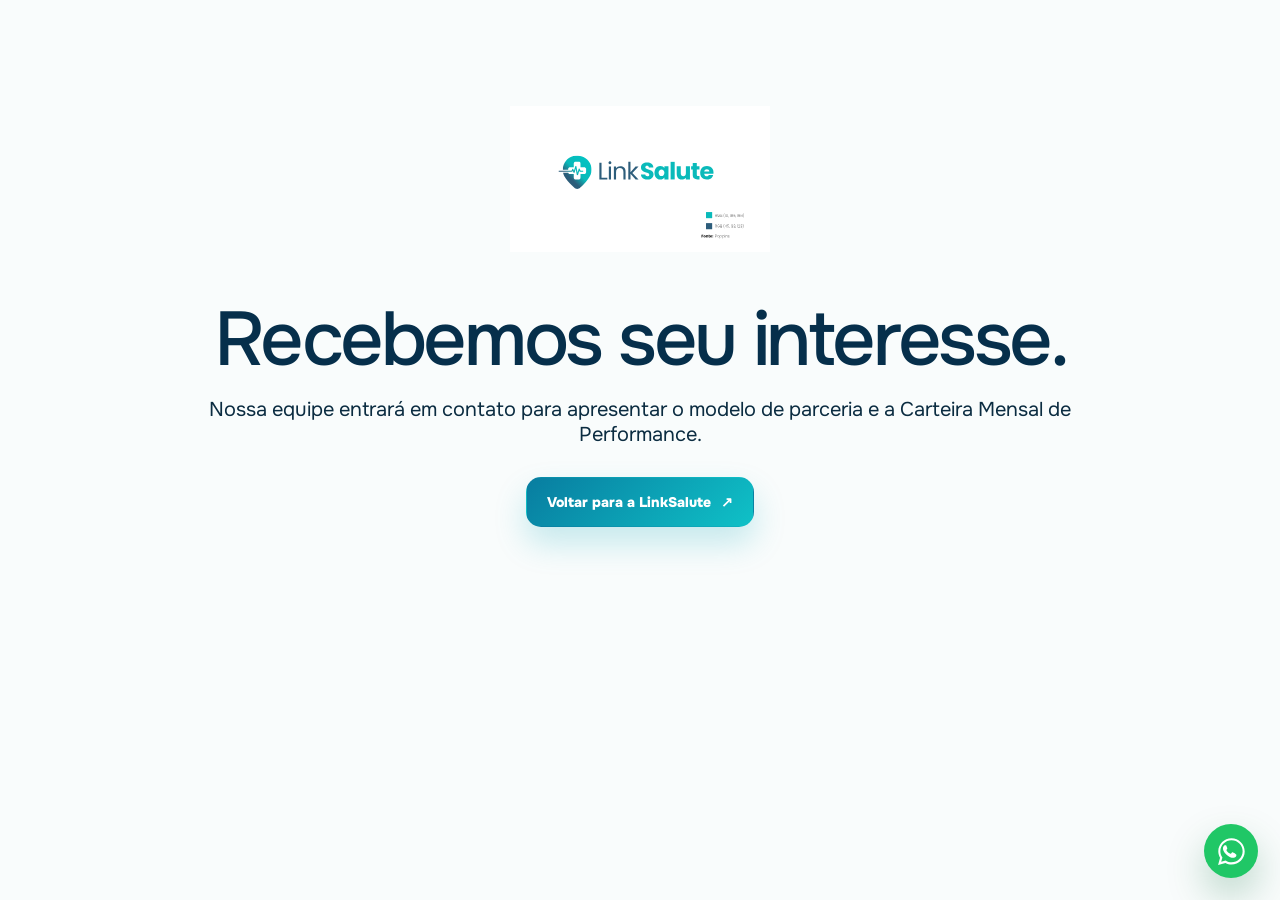
<file: obrigado.html>
<!doctype html><html lang="pt-BR"><head><meta charset="utf-8"><meta name="viewport" content="width=device-width,initial-scale=1"><title>Obrigado | LinkSalute</title><link rel="stylesheet" href="assets/css/style.css">  <link rel="icon" type="image/png" sizes="32x32" href="assets/img/favicon-32.png">
  <link rel="icon" type="image/png" sizes="64x64" href="assets/img/favicon-64.png">
  <link rel="apple-touch-icon" sizes="180x180" href="assets/img/favicon-180.png">
  <link rel="shortcut icon" href="favicon.ico">
</head><body><main class="section"><div class="container" style="max-width:900px;text-align:center"><img src="assets/img/linksalute-logo.svg" alt="LinkSalute" style="width:260px;margin:auto"><h1 style="font-size:clamp(44px,7vw,76px);margin-top:50px">Recebemos seu interesse.</h1><p style="font-size:20px;margin-top:20px">Nossa equipe entrará em contato para apresentar o modelo de parceria e a Carteira Mensal de Performance.</p><p style="margin-top:30px"><a class="btn btn-primary" href="index.html">Voltar para a LinkSalute <span>↗</span></a></p></div></main>  <a class="whatsapp-float" id="whatsapp-float" href="#" aria-label="Falar com a LinkSalute pelo WhatsApp" title="WhatsApp LinkSalute"><svg viewBox="0 0 32 32" aria-hidden="true"><path fill="currentColor" d="M19.1 17.8c-.3-.1-1.8-.9-2-1-.3-.1-.5-.1-.7.1-.2.3-.8 1-.9 1.1-.2.2-.3.2-.6.1-.3-.1-1.2-.4-2.3-1.4-.8-.7-1.4-1.6-1.5-1.9-.2-.3 0-.4.1-.6.1-.1.3-.3.4-.5.1-.2.2-.3.3-.5.1-.2.1-.4 0-.6-.1-.1-.7-1.6-.9-2.2-.2-.5-.5-.4-.7-.4h-.6c-.2 0-.6.1-.9.4-.3.3-1.1 1.1-1.1 2.7s1.1 3.2 1.2 3.4c.2.2 2.2 3.4 5.4 4.8.8.3 1.4.5 1.9.7.8.2 1.6.2 2.2.1.7-.1 1.8-.8 2.1-1.5.3-.7.3-1.4.2-1.5 0-.2-.2-.3-.5-.4Z"/><path fill="currentColor" d="M16 3.2C8.9 3.2 3.2 8.8 3.2 15.8c0 2.2.6 4.3 1.7 6.2L3 29l7.2-1.9c1.8 1 3.8 1.5 5.8 1.5 7.1 0 12.8-5.6 12.8-12.6S23.1 3.2 16 3.2Zm0 23.3c-1.9 0-3.7-.5-5.3-1.5l-.4-.2-4.3 1.1 1.2-4.1-.3-.4c-1.1-1.6-1.7-3.5-1.7-5.6 0-5.9 4.8-10.7 10.8-10.7s10.8 4.8 10.8 10.7-4.9 10.7-10.8 10.7Z"/></svg></a>
</body></html>
</file>
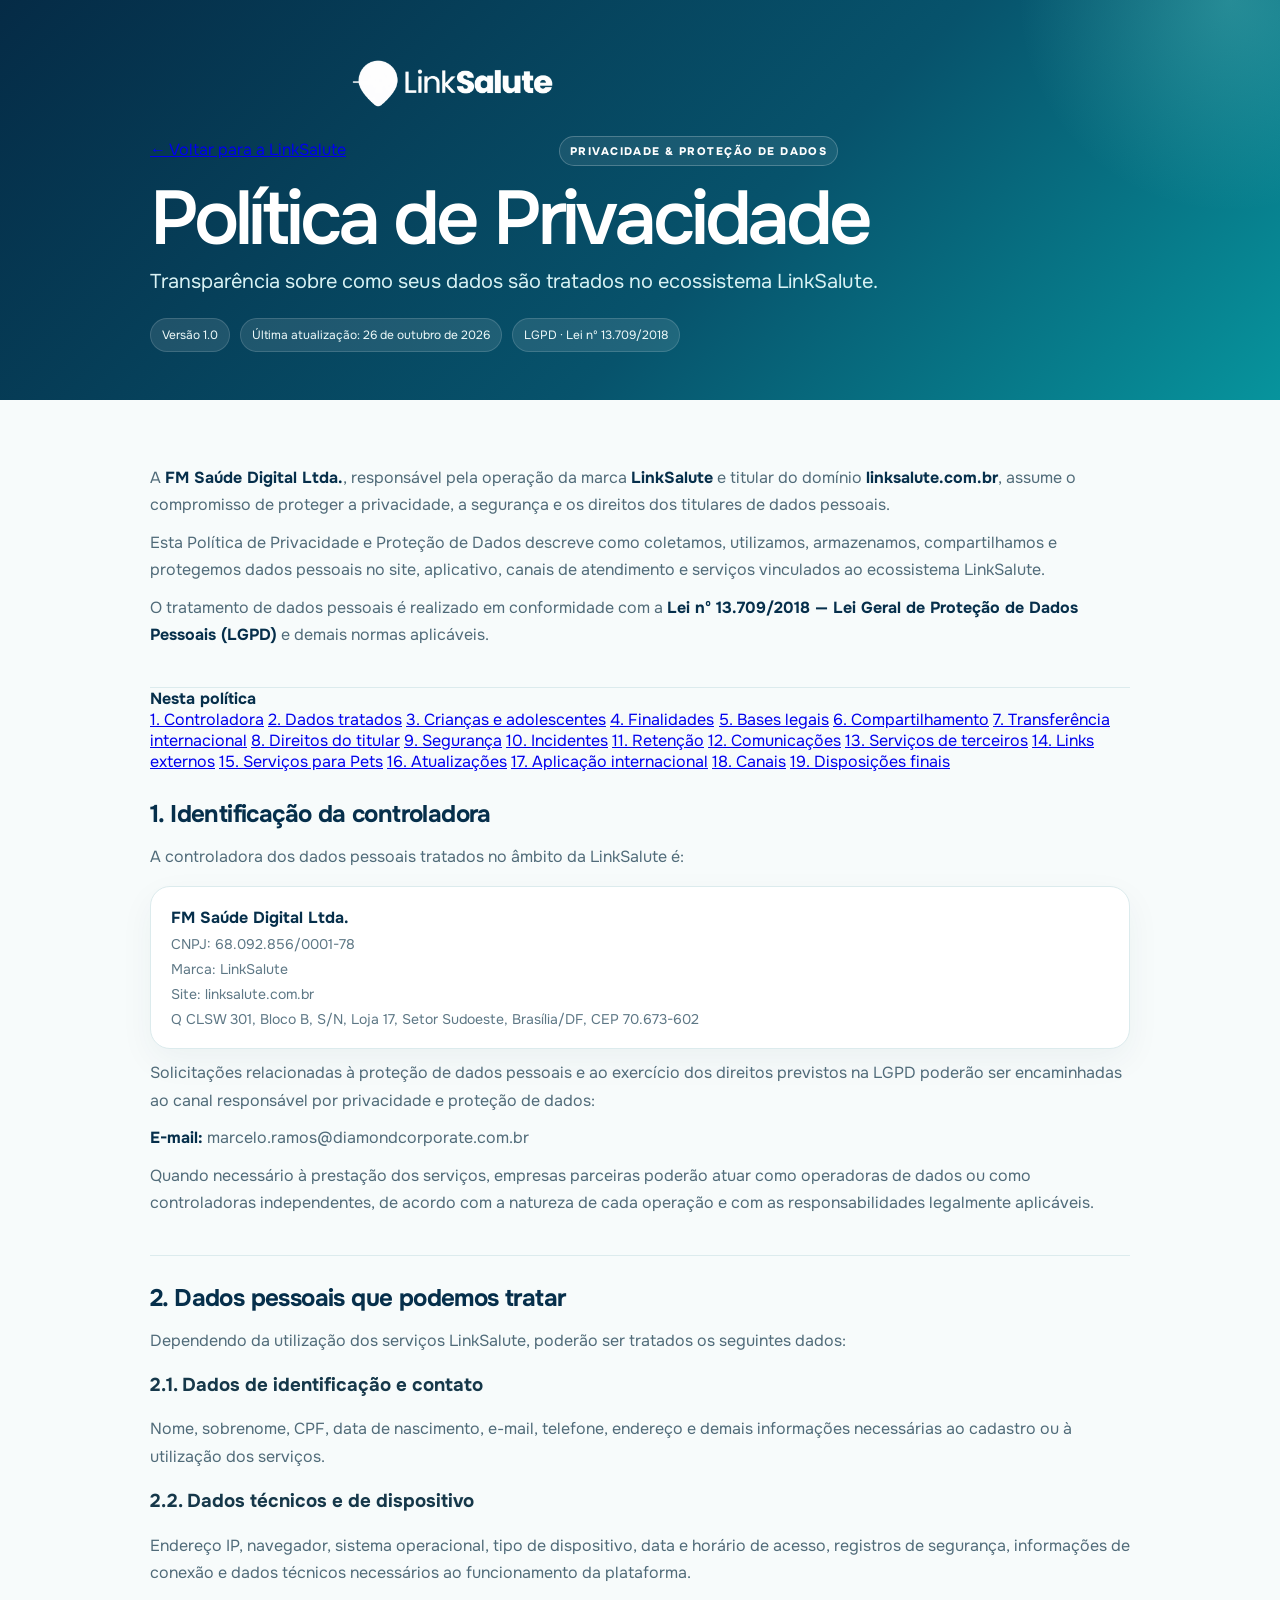
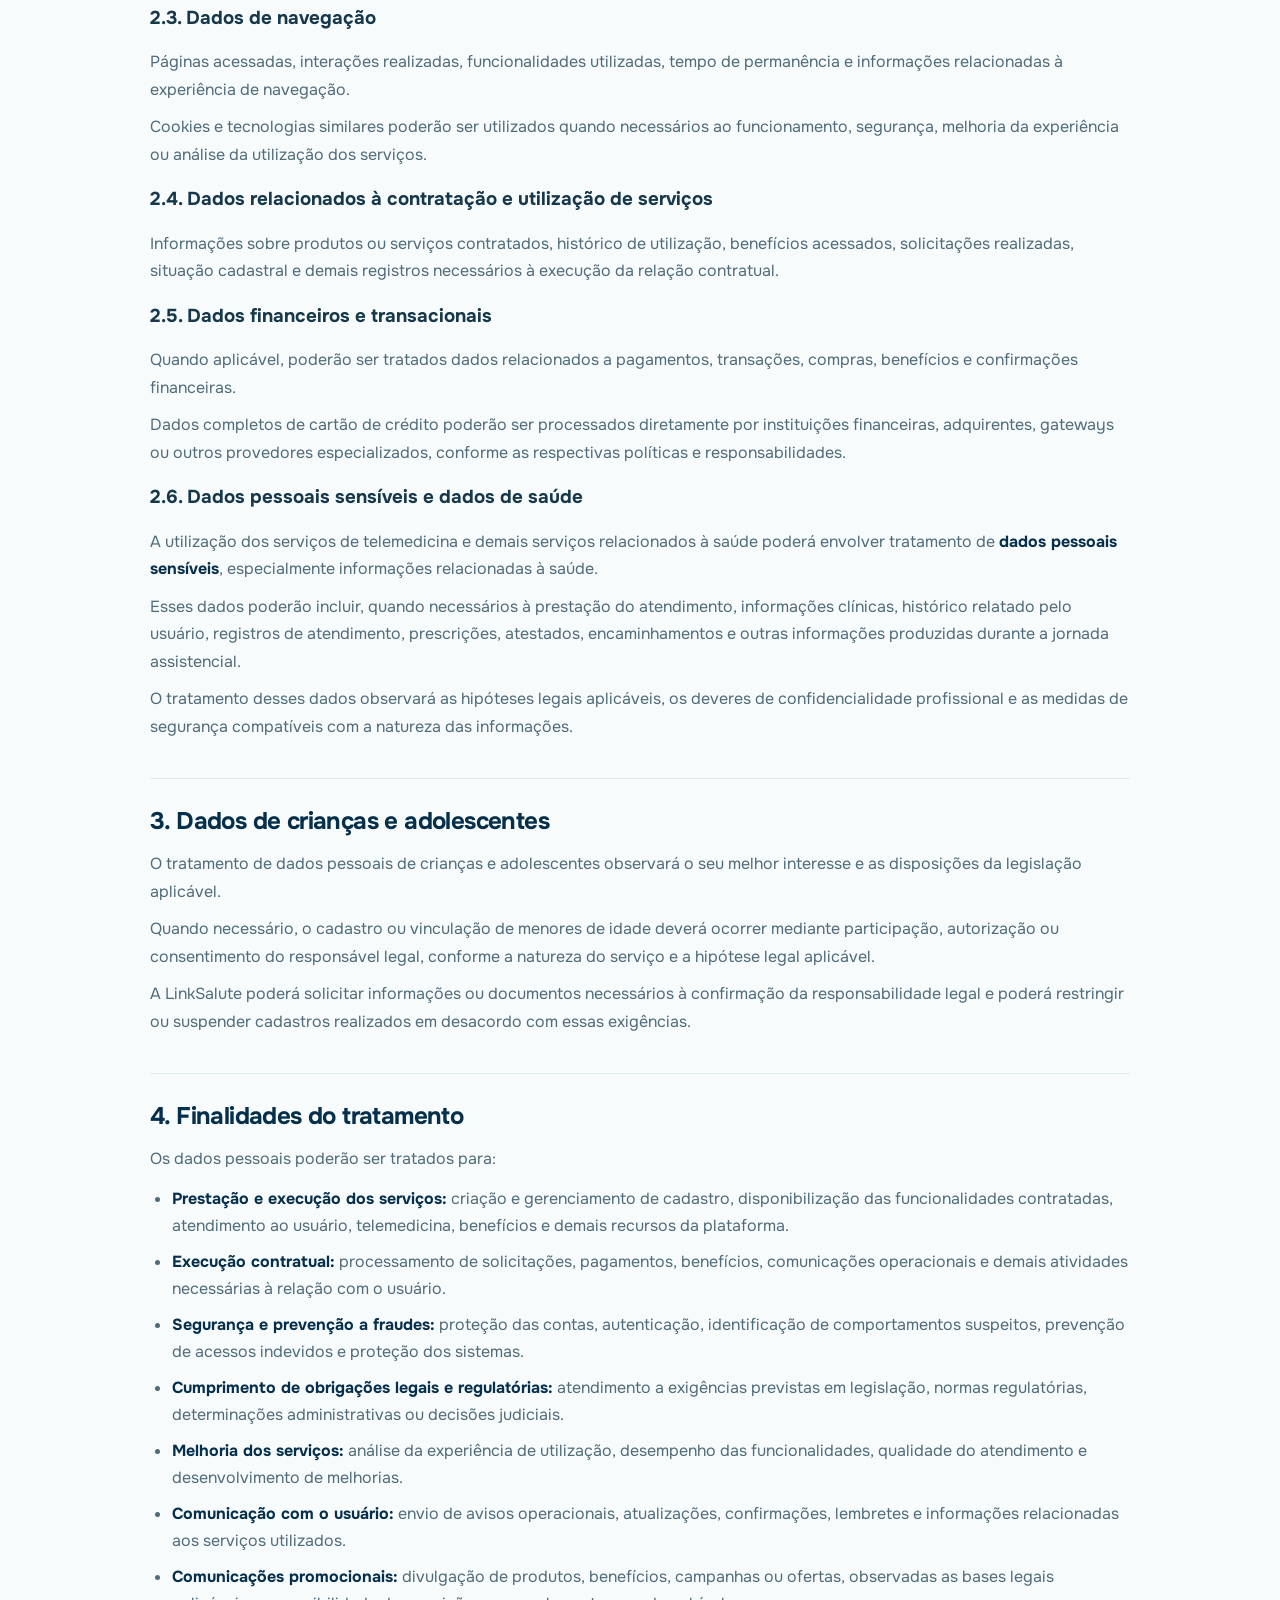
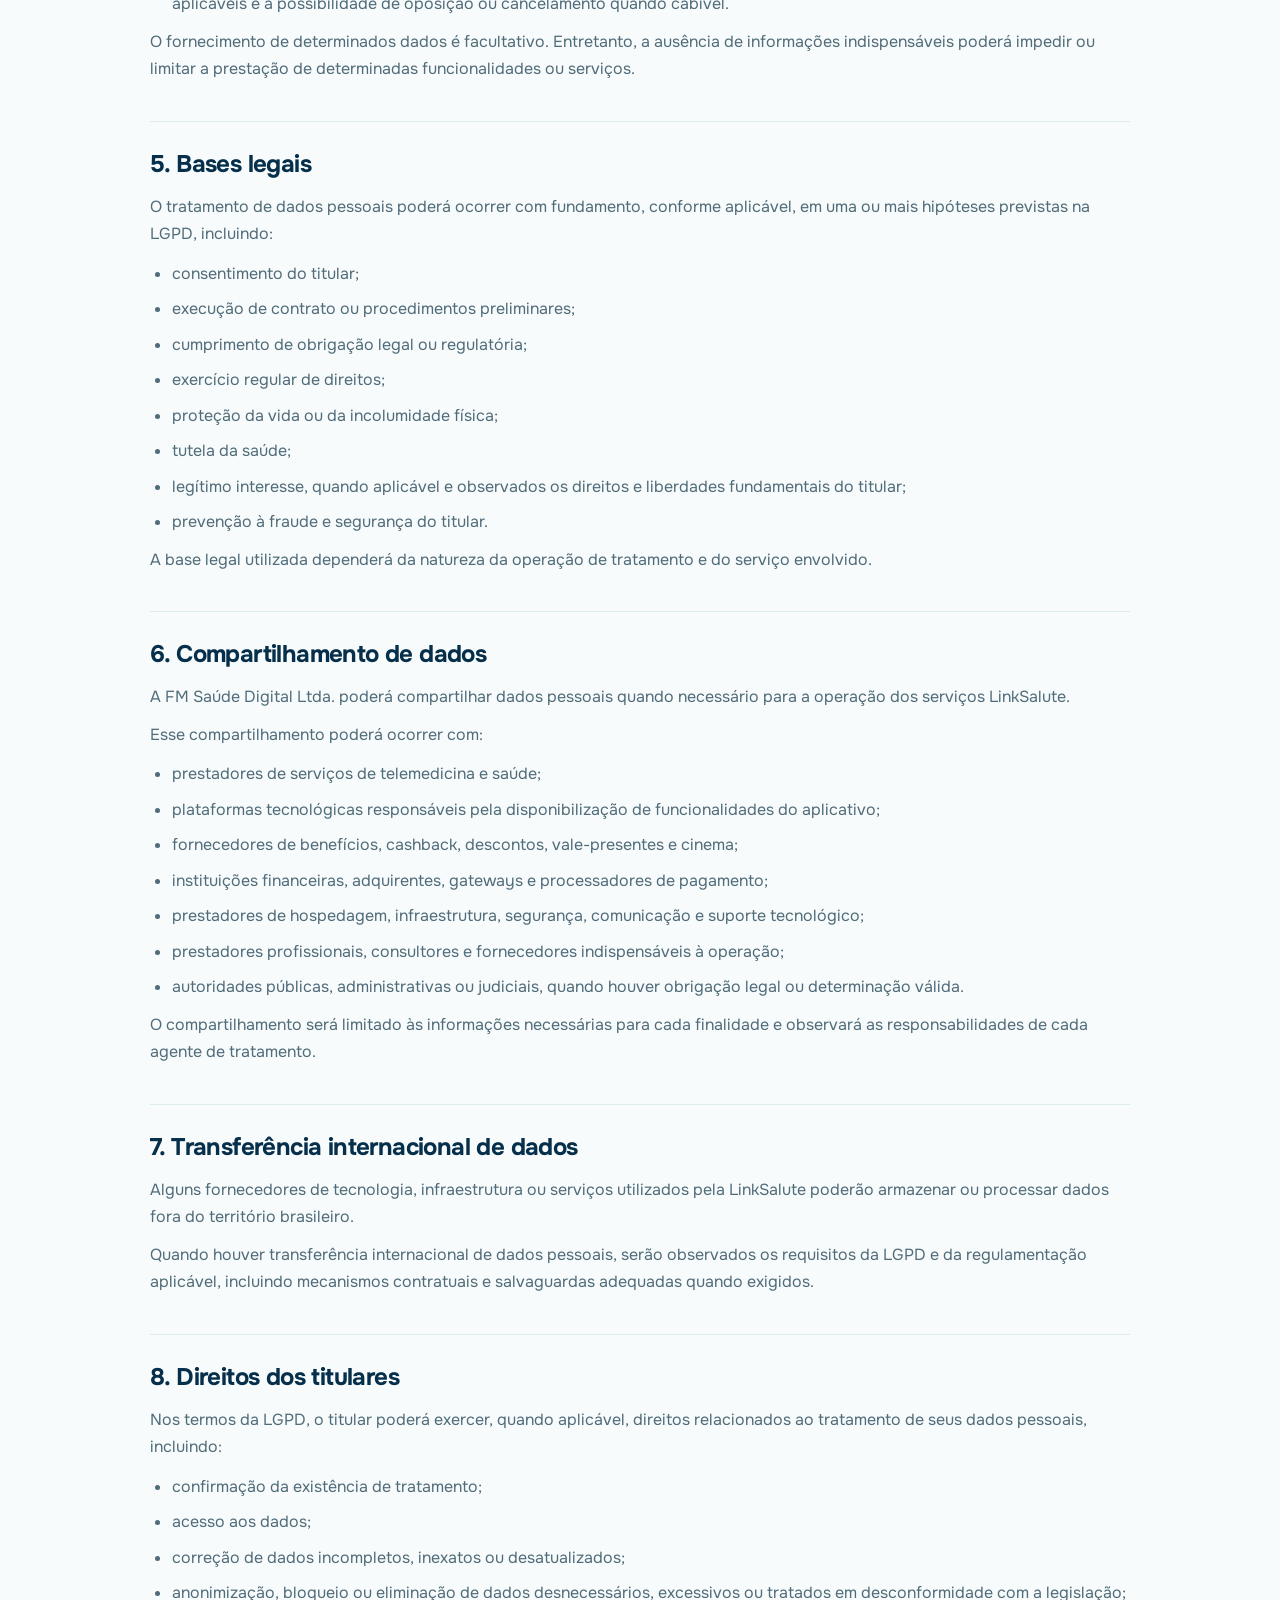
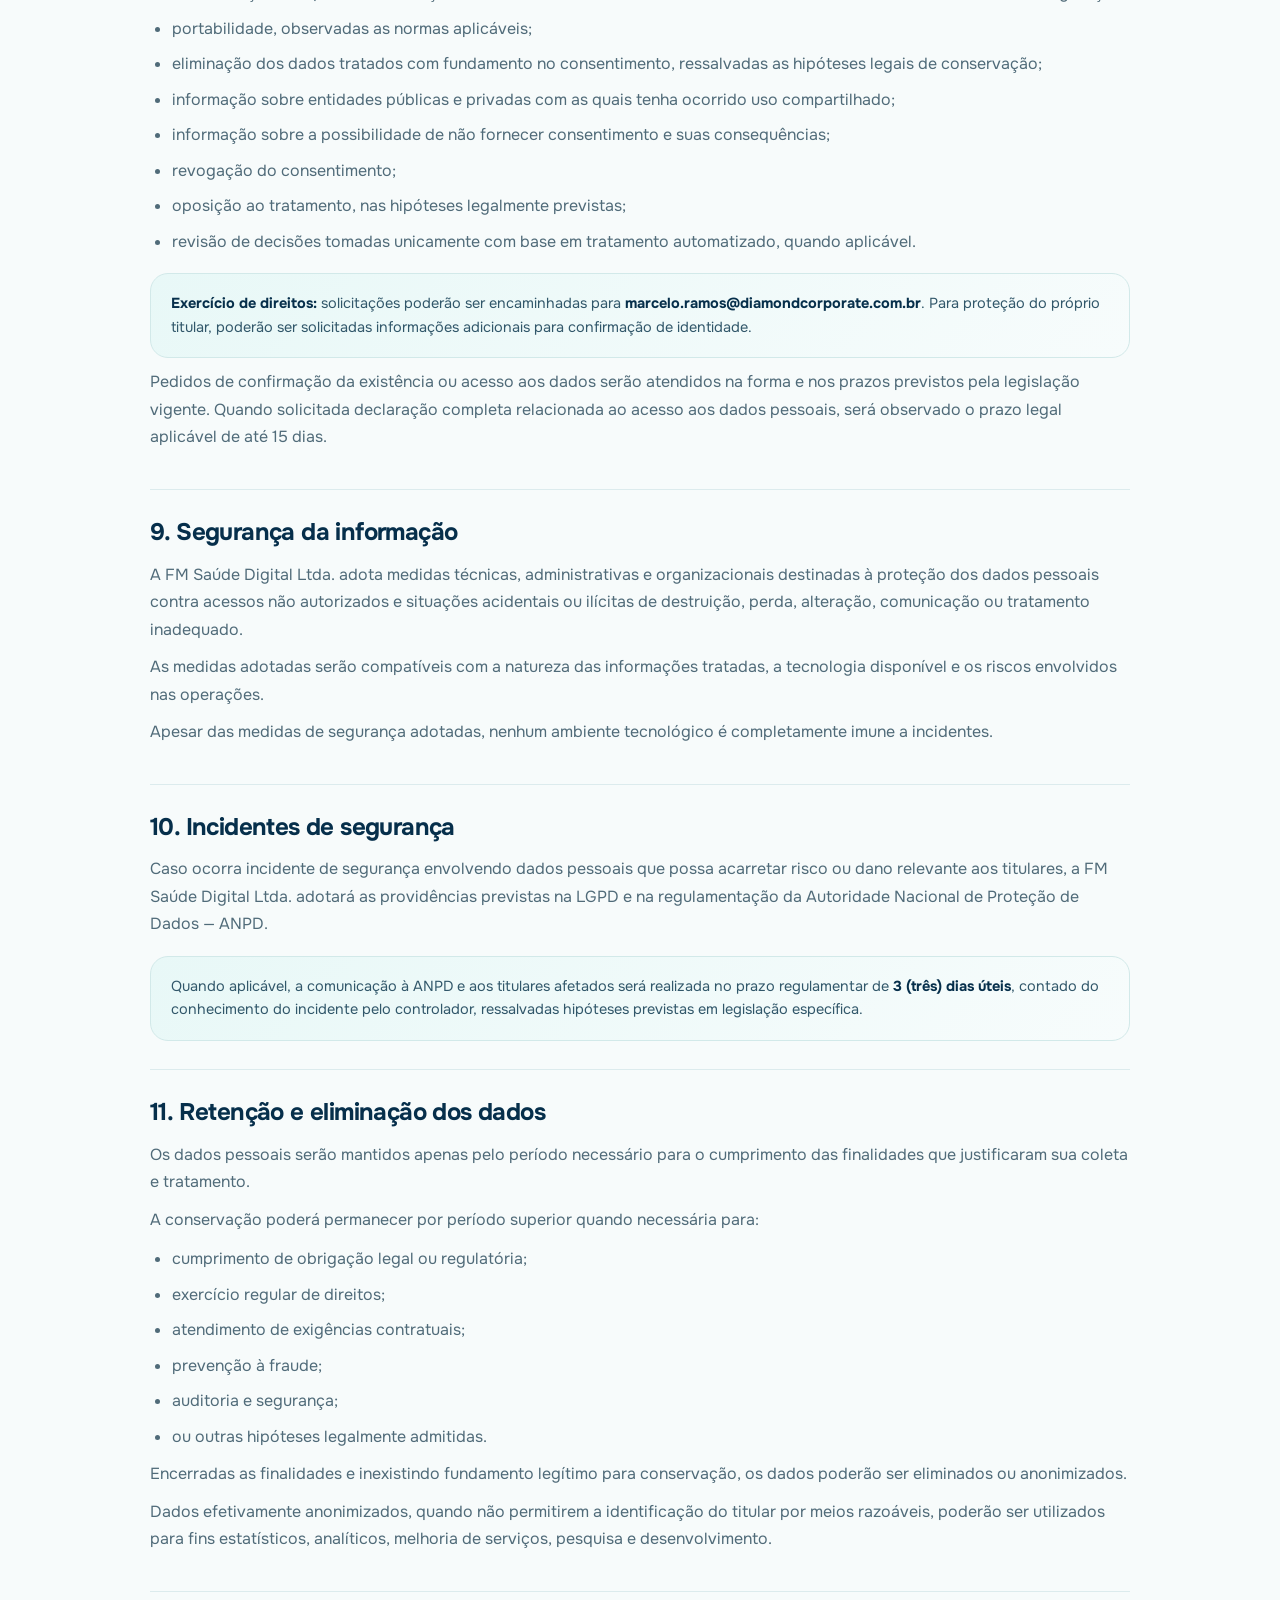
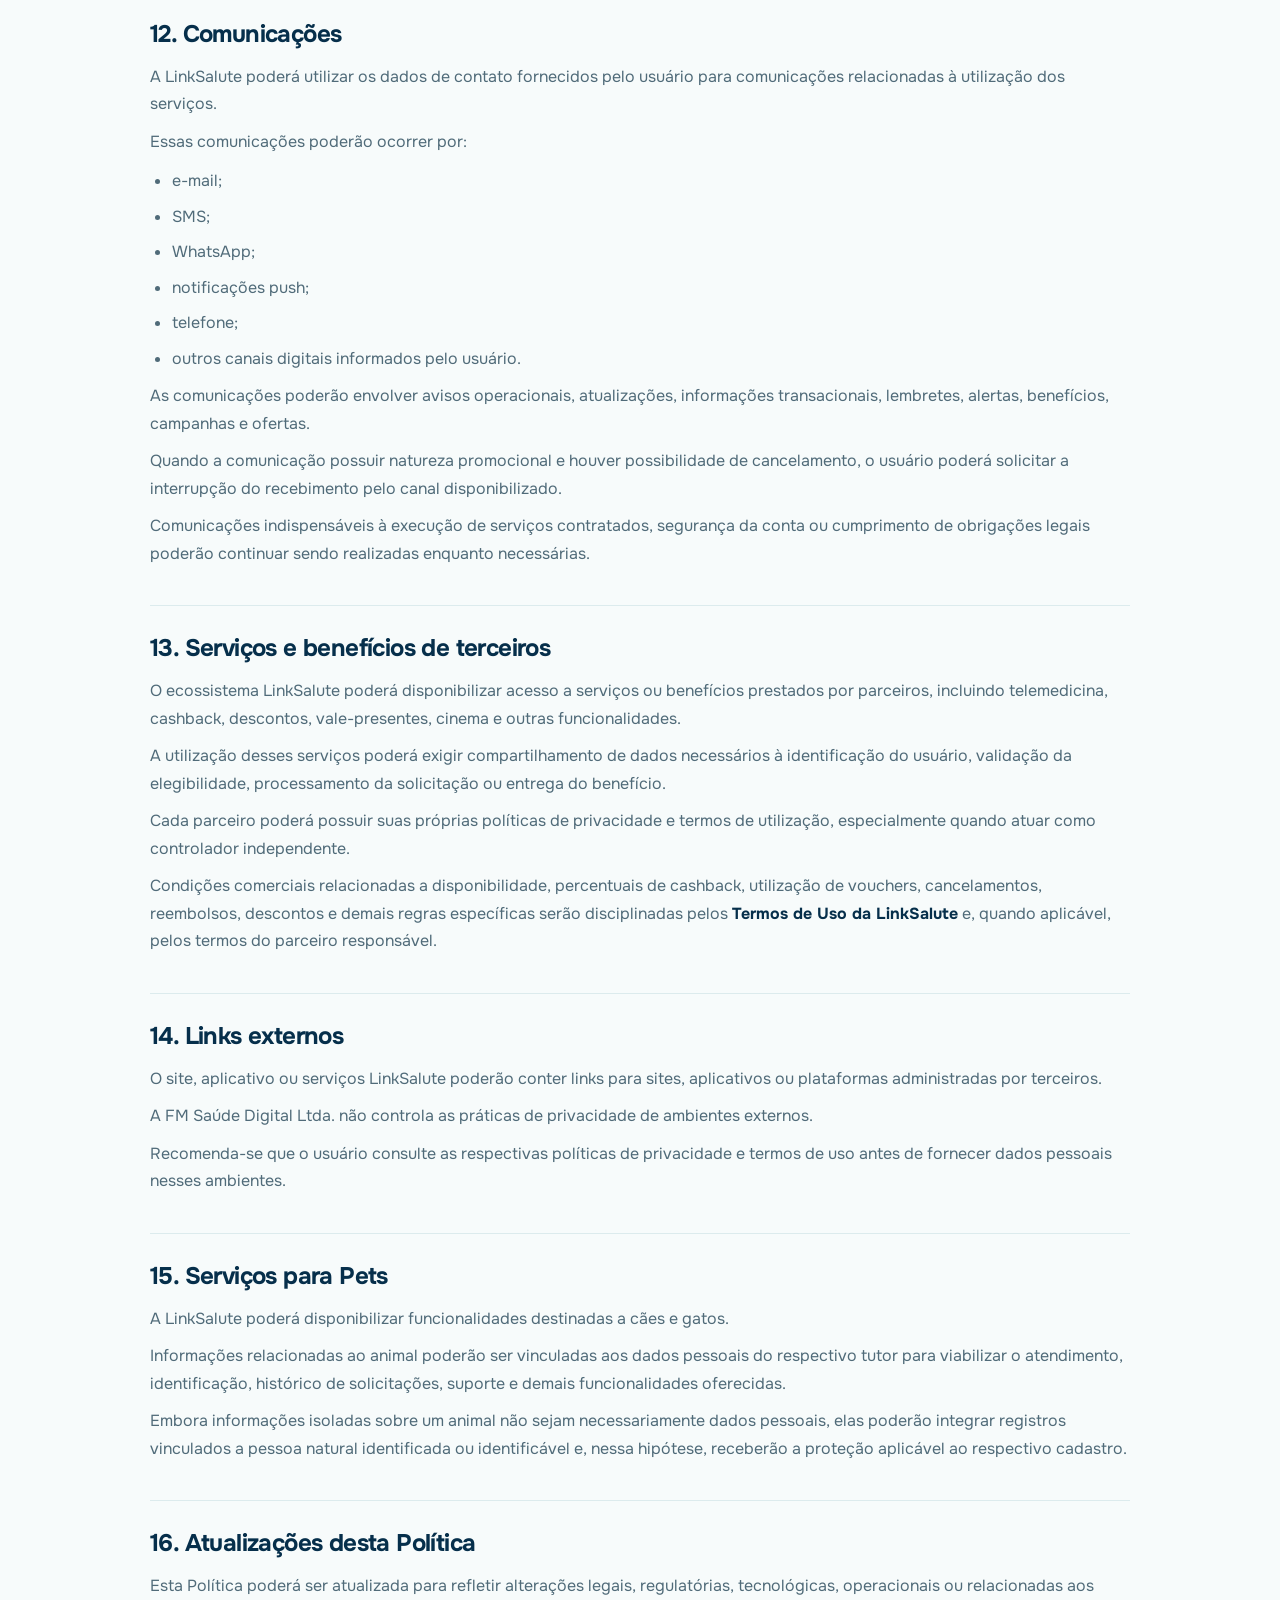
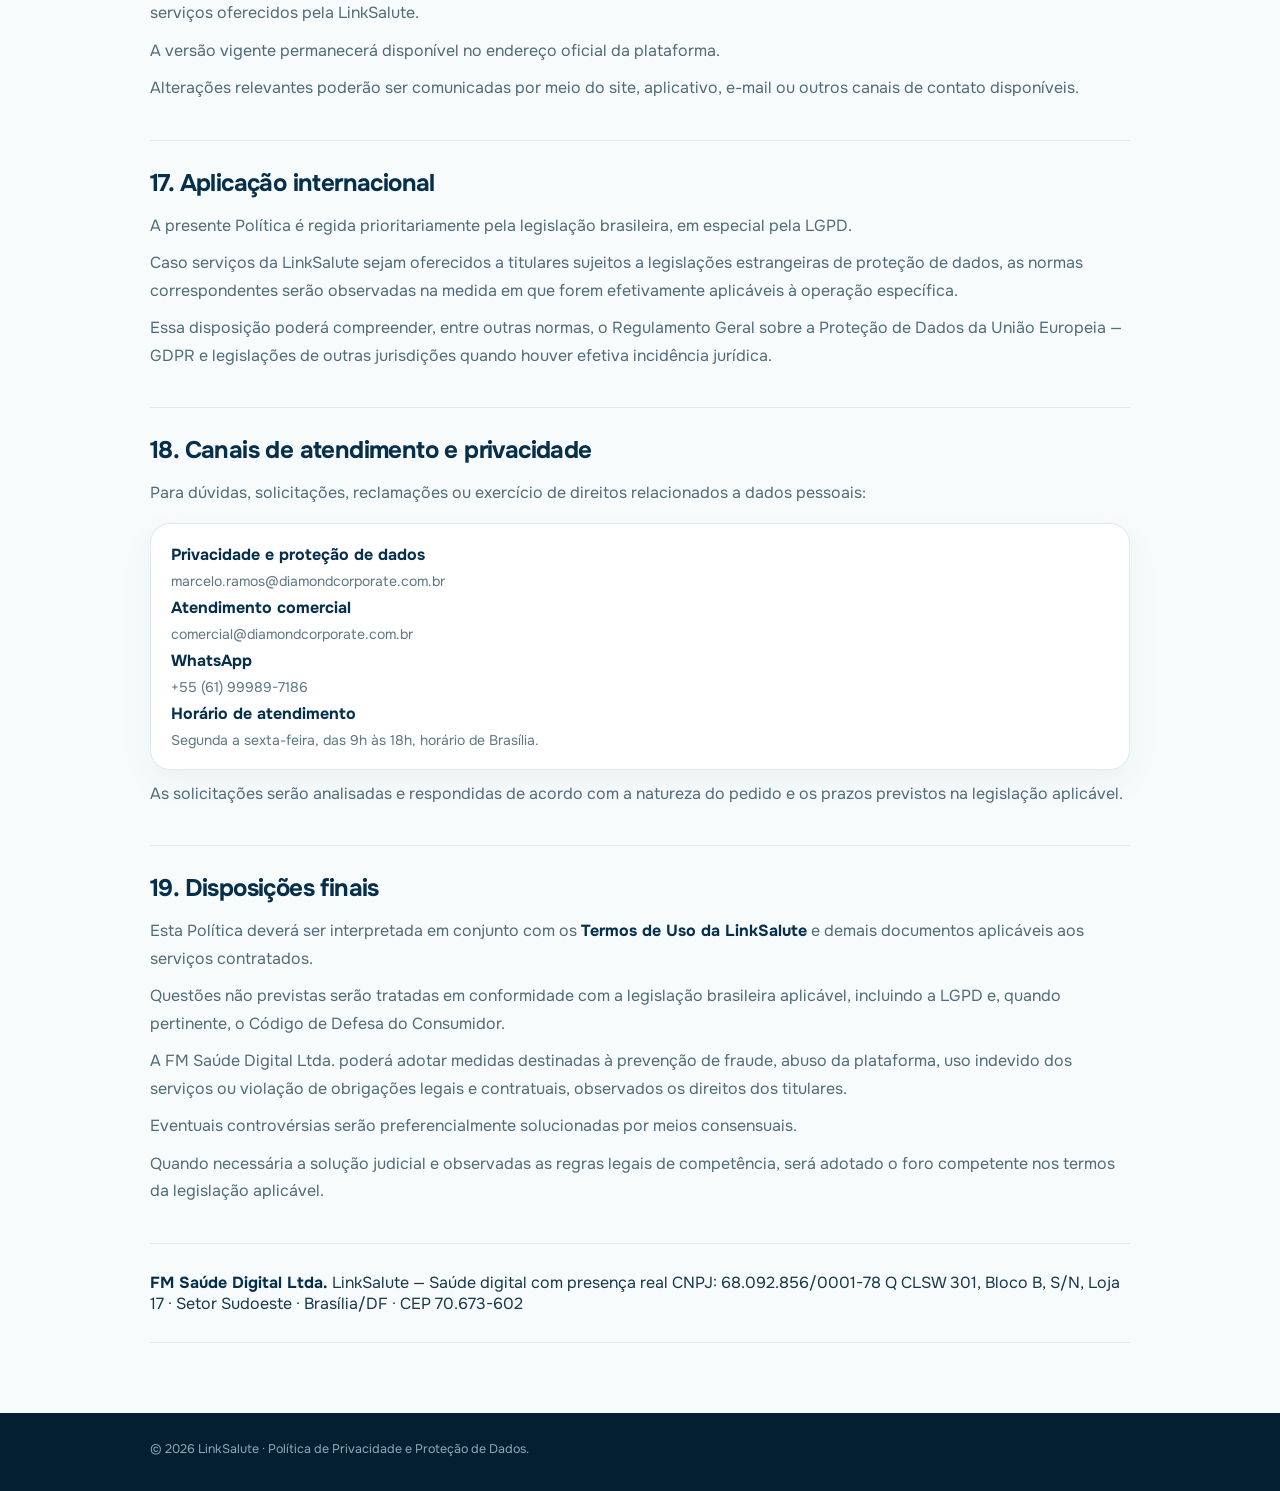
<file: privacidade.html>
<!doctype html>
<html lang="pt-BR">
<head>
  <meta charset="utf-8">
  <meta name="viewport" content="width=device-width,initial-scale=1,viewport-fit=cover">
  <title>Política de Privacidade | LinkSalute</title>
  <meta name="description" content="Política de Privacidade e Proteção de Dados da LinkSalute, operada pela FM Saúde Digital Ltda.">
  <meta name="robots" content="noindex,nofollow,noarchive,nosnippet">
  <meta name="googlebot" content="noindex,nofollow,noarchive,nosnippet">
  <meta name="referrer" content="no-referrer">
  <meta name="theme-color" content="#062f4b">
  <link rel="preload" as="font" type="font/woff2" href="assets/fonts/onest-latin.woff2" crossorigin>
  <link rel="stylesheet" href="assets/css/legal.css">
  <link rel="icon" type="image/png" sizes="32x32" href="assets/img/favicon-32.png">
  <link rel="icon" type="image/png" sizes="64x64" href="assets/img/favicon-64.png">
  <link rel="apple-touch-icon" sizes="180x180" href="assets/img/favicon-180.png">
  <link rel="shortcut icon" href="favicon.ico">
</head>
<body>
  <main class="legal-page privacy-page">
    <header class="legal-hero privacy-hero">
      <div class="legal-shell">
        <a class="legal-back" href="index.html" aria-label="Voltar para a página inicial">← Voltar para a LinkSalute</a>
        <img class="legal-logo" src="assets/img/linksalute-logo.png" alt="LinkSalute">
        <div class="legal-kicker">Privacidade &amp; proteção de dados</div>
        <h1>Política de Privacidade</h1>
        <p class="legal-subtitle">Transparência sobre como seus dados são tratados no ecossistema LinkSalute.</p>
        <div class="legal-meta">
          <span>Versão 1.0</span>
          <span>Última atualização: 26 de outubro de 2026</span>
          <span>LGPD · Lei nº 13.709/2018</span>
        </div>
      </div>
    </header>

    <article class="legal-shell legal-content privacy-content">
      <section class="legal-opening">
        <p>A <strong>FM Saúde Digital Ltda.</strong>, responsável pela operação da marca <strong>LinkSalute</strong> e titular do domínio <strong>linksalute.com.br</strong>, assume o compromisso de proteger a privacidade, a segurança e os direitos dos titulares de dados pessoais.</p>
        <p>Esta Política de Privacidade e Proteção de Dados descreve como coletamos, utilizamos, armazenamos, compartilhamos e protegemos dados pessoais no site, aplicativo, canais de atendimento e serviços vinculados ao ecossistema LinkSalute.</p>
        <p>O tratamento de dados pessoais é realizado em conformidade com a <strong>Lei nº 13.709/2018 — Lei Geral de Proteção de Dados Pessoais (LGPD)</strong> e demais normas aplicáveis.</p>
      </section>

      <nav class="legal-toc" aria-label="Índice da Política de Privacidade">
        <strong>Nesta política</strong>
        <div class="legal-toc-grid">
          <a href="#controladora">1. Controladora</a>
          <a href="#dados">2. Dados tratados</a>
          <a href="#menores">3. Crianças e adolescentes</a>
          <a href="#finalidades">4. Finalidades</a>
          <a href="#bases">5. Bases legais</a>
          <a href="#compartilhamento">6. Compartilhamento</a>
          <a href="#transferencia">7. Transferência internacional</a>
          <a href="#direitos">8. Direitos do titular</a>
          <a href="#seguranca">9. Segurança</a>
          <a href="#incidentes">10. Incidentes</a>
          <a href="#retencao">11. Retenção</a>
          <a href="#comunicacoes">12. Comunicações</a>
          <a href="#terceiros">13. Serviços de terceiros</a>
          <a href="#links">14. Links externos</a>
          <a href="#pets">15. Serviços para Pets</a>
          <a href="#atualizacoes">16. Atualizações</a>
          <a href="#internacional">17. Aplicação internacional</a>
          <a href="#canais">18. Canais</a>
          <a href="#finais">19. Disposições finais</a>
        </div>
      </nav>

      <section id="controladora">
        <h2>1. Identificação da controladora</h2>
        <p>A controladora dos dados pessoais tratados no âmbito da LinkSalute é:</p>
        <div class="legal-contact legal-identity-card">
          <strong>FM Saúde Digital Ltda.</strong>
          <span>CNPJ: 68.092.856/0001-78</span>
          <span>Marca: LinkSalute</span>
          <span>Site: linksalute.com.br</span>
          <span>Q CLSW 301, Bloco B, S/N, Loja 17, Setor Sudoeste, Brasília/DF, CEP 70.673-602</span>
        </div>
        <p>Solicitações relacionadas à proteção de dados pessoais e ao exercício dos direitos previstos na LGPD poderão ser encaminhadas ao canal responsável por privacidade e proteção de dados:</p>
        <p><strong>E-mail:</strong> marcelo.ramos@diamondcorporate.com.br</p>
        <p>Quando necessário à prestação dos serviços, empresas parceiras poderão atuar como operadoras de dados ou como controladoras independentes, de acordo com a natureza de cada operação e com as responsabilidades legalmente aplicáveis.</p>
      </section>

      <section id="dados">
        <h2>2. Dados pessoais que podemos tratar</h2>
        <p>Dependendo da utilização dos serviços LinkSalute, poderão ser tratados os seguintes dados:</p>

        <h3>2.1. Dados de identificação e contato</h3>
        <p>Nome, sobrenome, CPF, data de nascimento, e-mail, telefone, endereço e demais informações necessárias ao cadastro ou à utilização dos serviços.</p>

        <h3>2.2. Dados técnicos e de dispositivo</h3>
        <p>Endereço IP, navegador, sistema operacional, tipo de dispositivo, data e horário de acesso, registros de segurança, informações de conexão e dados técnicos necessários ao funcionamento da plataforma.</p>

        <h3>2.3. Dados de navegação</h3>
        <p>Páginas acessadas, interações realizadas, funcionalidades utilizadas, tempo de permanência e informações relacionadas à experiência de navegação.</p>
        <p>Cookies e tecnologias similares poderão ser utilizados quando necessários ao funcionamento, segurança, melhoria da experiência ou análise da utilização dos serviços.</p>

        <h3>2.4. Dados relacionados à contratação e utilização de serviços</h3>
        <p>Informações sobre produtos ou serviços contratados, histórico de utilização, benefícios acessados, solicitações realizadas, situação cadastral e demais registros necessários à execução da relação contratual.</p>

        <h3>2.5. Dados financeiros e transacionais</h3>
        <p>Quando aplicável, poderão ser tratados dados relacionados a pagamentos, transações, compras, benefícios e confirmações financeiras.</p>
        <p>Dados completos de cartão de crédito poderão ser processados diretamente por instituições financeiras, adquirentes, gateways ou outros provedores especializados, conforme as respectivas políticas e responsabilidades.</p>

        <h3>2.6. Dados pessoais sensíveis e dados de saúde</h3>
        <p>A utilização dos serviços de telemedicina e demais serviços relacionados à saúde poderá envolver tratamento de <strong>dados pessoais sensíveis</strong>, especialmente informações relacionadas à saúde.</p>
        <p>Esses dados poderão incluir, quando necessários à prestação do atendimento, informações clínicas, histórico relatado pelo usuário, registros de atendimento, prescrições, atestados, encaminhamentos e outras informações produzidas durante a jornada assistencial.</p>
        <p>O tratamento desses dados observará as hipóteses legais aplicáveis, os deveres de confidencialidade profissional e as medidas de segurança compatíveis com a natureza das informações.</p>
      </section>

      <section id="menores">
        <h2>3. Dados de crianças e adolescentes</h2>
        <p>O tratamento de dados pessoais de crianças e adolescentes observará o seu melhor interesse e as disposições da legislação aplicável.</p>
        <p>Quando necessário, o cadastro ou vinculação de menores de idade deverá ocorrer mediante participação, autorização ou consentimento do responsável legal, conforme a natureza do serviço e a hipótese legal aplicável.</p>
        <p>A LinkSalute poderá solicitar informações ou documentos necessários à confirmação da responsabilidade legal e poderá restringir ou suspender cadastros realizados em desacordo com essas exigências.</p>
      </section>

      <section id="finalidades">
        <h2>4. Finalidades do tratamento</h2>
        <p>Os dados pessoais poderão ser tratados para:</p>
        <ul>
          <li><strong>Prestação e execução dos serviços:</strong> criação e gerenciamento de cadastro, disponibilização das funcionalidades contratadas, atendimento ao usuário, telemedicina, benefícios e demais recursos da plataforma.</li>
          <li><strong>Execução contratual:</strong> processamento de solicitações, pagamentos, benefícios, comunicações operacionais e demais atividades necessárias à relação com o usuário.</li>
          <li><strong>Segurança e prevenção a fraudes:</strong> proteção das contas, autenticação, identificação de comportamentos suspeitos, prevenção de acessos indevidos e proteção dos sistemas.</li>
          <li><strong>Cumprimento de obrigações legais e regulatórias:</strong> atendimento a exigências previstas em legislação, normas regulatórias, determinações administrativas ou decisões judiciais.</li>
          <li><strong>Melhoria dos serviços:</strong> análise da experiência de utilização, desempenho das funcionalidades, qualidade do atendimento e desenvolvimento de melhorias.</li>
          <li><strong>Comunicação com o usuário:</strong> envio de avisos operacionais, atualizações, confirmações, lembretes e informações relacionadas aos serviços utilizados.</li>
          <li><strong>Comunicações promocionais:</strong> divulgação de produtos, benefícios, campanhas ou ofertas, observadas as bases legais aplicáveis e a possibilidade de oposição ou cancelamento quando cabível.</li>
        </ul>
        <p>O fornecimento de determinados dados é facultativo. Entretanto, a ausência de informações indispensáveis poderá impedir ou limitar a prestação de determinadas funcionalidades ou serviços.</p>
      </section>

      <section id="bases">
        <h2>5. Bases legais</h2>
        <p>O tratamento de dados pessoais poderá ocorrer com fundamento, conforme aplicável, em uma ou mais hipóteses previstas na LGPD, incluindo:</p>
        <ul>
          <li>consentimento do titular;</li>
          <li>execução de contrato ou procedimentos preliminares;</li>
          <li>cumprimento de obrigação legal ou regulatória;</li>
          <li>exercício regular de direitos;</li>
          <li>proteção da vida ou da incolumidade física;</li>
          <li>tutela da saúde;</li>
          <li>legítimo interesse, quando aplicável e observados os direitos e liberdades fundamentais do titular;</li>
          <li>prevenção à fraude e segurança do titular.</li>
        </ul>
        <p>A base legal utilizada dependerá da natureza da operação de tratamento e do serviço envolvido.</p>
      </section>

      <section id="compartilhamento">
        <h2>6. Compartilhamento de dados</h2>
        <p>A FM Saúde Digital Ltda. poderá compartilhar dados pessoais quando necessário para a operação dos serviços LinkSalute.</p>
        <p>Esse compartilhamento poderá ocorrer com:</p>
        <ul>
          <li>prestadores de serviços de telemedicina e saúde;</li>
          <li>plataformas tecnológicas responsáveis pela disponibilização de funcionalidades do aplicativo;</li>
          <li>fornecedores de benefícios, cashback, descontos, vale-presentes e cinema;</li>
          <li>instituições financeiras, adquirentes, gateways e processadores de pagamento;</li>
          <li>prestadores de hospedagem, infraestrutura, segurança, comunicação e suporte tecnológico;</li>
          <li>prestadores profissionais, consultores e fornecedores indispensáveis à operação;</li>
          <li>autoridades públicas, administrativas ou judiciais, quando houver obrigação legal ou determinação válida.</li>
        </ul>
        <p>O compartilhamento será limitado às informações necessárias para cada finalidade e observará as responsabilidades de cada agente de tratamento.</p>
      </section>

      <section id="transferencia">
        <h2>7. Transferência internacional de dados</h2>
        <p>Alguns fornecedores de tecnologia, infraestrutura ou serviços utilizados pela LinkSalute poderão armazenar ou processar dados fora do território brasileiro.</p>
        <p>Quando houver transferência internacional de dados pessoais, serão observados os requisitos da LGPD e da regulamentação aplicável, incluindo mecanismos contratuais e salvaguardas adequadas quando exigidos.</p>
      </section>

      <section id="direitos">
        <h2>8. Direitos dos titulares</h2>
        <p>Nos termos da LGPD, o titular poderá exercer, quando aplicável, direitos relacionados ao tratamento de seus dados pessoais, incluindo:</p>
        <ul>
          <li>confirmação da existência de tratamento;</li>
          <li>acesso aos dados;</li>
          <li>correção de dados incompletos, inexatos ou desatualizados;</li>
          <li>anonimização, bloqueio ou eliminação de dados desnecessários, excessivos ou tratados em desconformidade com a legislação;</li>
          <li>portabilidade, observadas as normas aplicáveis;</li>
          <li>eliminação dos dados tratados com fundamento no consentimento, ressalvadas as hipóteses legais de conservação;</li>
          <li>informação sobre entidades públicas e privadas com as quais tenha ocorrido uso compartilhado;</li>
          <li>informação sobre a possibilidade de não fornecer consentimento e suas consequências;</li>
          <li>revogação do consentimento;</li>
          <li>oposição ao tratamento, nas hipóteses legalmente previstas;</li>
          <li>revisão de decisões tomadas unicamente com base em tratamento automatizado, quando aplicável.</li>
        </ul>
        <div class="legal-alert"><strong>Exercício de direitos:</strong> solicitações poderão ser encaminhadas para <strong>marcelo.ramos@diamondcorporate.com.br</strong>. Para proteção do próprio titular, poderão ser solicitadas informações adicionais para confirmação de identidade.</div>
        <p>Pedidos de confirmação da existência ou acesso aos dados serão atendidos na forma e nos prazos previstos pela legislação vigente. Quando solicitada declaração completa relacionada ao acesso aos dados pessoais, será observado o prazo legal aplicável de até 15 dias.</p>
      </section>

      <section id="seguranca">
        <h2>9. Segurança da informação</h2>
        <p>A FM Saúde Digital Ltda. adota medidas técnicas, administrativas e organizacionais destinadas à proteção dos dados pessoais contra acessos não autorizados e situações acidentais ou ilícitas de destruição, perda, alteração, comunicação ou tratamento inadequado.</p>
        <p>As medidas adotadas serão compatíveis com a natureza das informações tratadas, a tecnologia disponível e os riscos envolvidos nas operações.</p>
        <p>Apesar das medidas de segurança adotadas, nenhum ambiente tecnológico é completamente imune a incidentes.</p>
      </section>

      <section id="incidentes">
        <h2>10. Incidentes de segurança</h2>
        <p>Caso ocorra incidente de segurança envolvendo dados pessoais que possa acarretar risco ou dano relevante aos titulares, a FM Saúde Digital Ltda. adotará as providências previstas na LGPD e na regulamentação da Autoridade Nacional de Proteção de Dados — ANPD.</p>
        <div class="legal-alert">Quando aplicável, a comunicação à ANPD e aos titulares afetados será realizada no prazo regulamentar de <strong>3 (três) dias úteis</strong>, contado do conhecimento do incidente pelo controlador, ressalvadas hipóteses previstas em legislação específica.</div>
      </section>

      <section id="retencao">
        <h2>11. Retenção e eliminação dos dados</h2>
        <p>Os dados pessoais serão mantidos apenas pelo período necessário para o cumprimento das finalidades que justificaram sua coleta e tratamento.</p>
        <p>A conservação poderá permanecer por período superior quando necessária para:</p>
        <ul>
          <li>cumprimento de obrigação legal ou regulatória;</li>
          <li>exercício regular de direitos;</li>
          <li>atendimento de exigências contratuais;</li>
          <li>prevenção à fraude;</li>
          <li>auditoria e segurança;</li>
          <li>ou outras hipóteses legalmente admitidas.</li>
        </ul>
        <p>Encerradas as finalidades e inexistindo fundamento legítimo para conservação, os dados poderão ser eliminados ou anonimizados.</p>
        <p>Dados efetivamente anonimizados, quando não permitirem a identificação do titular por meios razoáveis, poderão ser utilizados para fins estatísticos, analíticos, melhoria de serviços, pesquisa e desenvolvimento.</p>
      </section>

      <section id="comunicacoes">
        <h2>12. Comunicações</h2>
        <p>A LinkSalute poderá utilizar os dados de contato fornecidos pelo usuário para comunicações relacionadas à utilização dos serviços.</p>
        <p>Essas comunicações poderão ocorrer por:</p>
        <ul>
          <li>e-mail;</li>
          <li>SMS;</li>
          <li>WhatsApp;</li>
          <li>notificações push;</li>
          <li>telefone;</li>
          <li>outros canais digitais informados pelo usuário.</li>
        </ul>
        <p>As comunicações poderão envolver avisos operacionais, atualizações, informações transacionais, lembretes, alertas, benefícios, campanhas e ofertas.</p>
        <p>Quando a comunicação possuir natureza promocional e houver possibilidade de cancelamento, o usuário poderá solicitar a interrupção do recebimento pelo canal disponibilizado.</p>
        <p>Comunicações indispensáveis à execução de serviços contratados, segurança da conta ou cumprimento de obrigações legais poderão continuar sendo realizadas enquanto necessárias.</p>
      </section>

      <section id="terceiros">
        <h2>13. Serviços e benefícios de terceiros</h2>
        <p>O ecossistema LinkSalute poderá disponibilizar acesso a serviços ou benefícios prestados por parceiros, incluindo telemedicina, cashback, descontos, vale-presentes, cinema e outras funcionalidades.</p>
        <p>A utilização desses serviços poderá exigir compartilhamento de dados necessários à identificação do usuário, validação da elegibilidade, processamento da solicitação ou entrega do benefício.</p>
        <p>Cada parceiro poderá possuir suas próprias políticas de privacidade e termos de utilização, especialmente quando atuar como controlador independente.</p>
        <p>Condições comerciais relacionadas a disponibilidade, percentuais de cashback, utilização de vouchers, cancelamentos, reembolsos, descontos e demais regras específicas serão disciplinadas pelos <strong>Termos de Uso da LinkSalute</strong> e, quando aplicável, pelos termos do parceiro responsável.</p>
      </section>

      <section id="links">
        <h2>14. Links externos</h2>
        <p>O site, aplicativo ou serviços LinkSalute poderão conter links para sites, aplicativos ou plataformas administradas por terceiros.</p>
        <p>A FM Saúde Digital Ltda. não controla as práticas de privacidade de ambientes externos.</p>
        <p>Recomenda-se que o usuário consulte as respectivas políticas de privacidade e termos de uso antes de fornecer dados pessoais nesses ambientes.</p>
      </section>

      <section id="pets">
        <h2>15. Serviços para Pets</h2>
        <p>A LinkSalute poderá disponibilizar funcionalidades destinadas a cães e gatos.</p>
        <p>Informações relacionadas ao animal poderão ser vinculadas aos dados pessoais do respectivo tutor para viabilizar o atendimento, identificação, histórico de solicitações, suporte e demais funcionalidades oferecidas.</p>
        <p>Embora informações isoladas sobre um animal não sejam necessariamente dados pessoais, elas poderão integrar registros vinculados a pessoa natural identificada ou identificável e, nessa hipótese, receberão a proteção aplicável ao respectivo cadastro.</p>
      </section>

      <section id="atualizacoes">
        <h2>16. Atualizações desta Política</h2>
        <p>Esta Política poderá ser atualizada para refletir alterações legais, regulatórias, tecnológicas, operacionais ou relacionadas aos serviços oferecidos pela LinkSalute.</p>
        <p>A versão vigente permanecerá disponível no endereço oficial da plataforma.</p>
        <p>Alterações relevantes poderão ser comunicadas por meio do site, aplicativo, e-mail ou outros canais de contato disponíveis.</p>
      </section>

      <section id="internacional">
        <h2>17. Aplicação internacional</h2>
        <p>A presente Política é regida prioritariamente pela legislação brasileira, em especial pela LGPD.</p>
        <p>Caso serviços da LinkSalute sejam oferecidos a titulares sujeitos a legislações estrangeiras de proteção de dados, as normas correspondentes serão observadas na medida em que forem efetivamente aplicáveis à operação específica.</p>
        <p>Essa disposição poderá compreender, entre outras normas, o Regulamento Geral sobre a Proteção de Dados da União Europeia — GDPR e legislações de outras jurisdições quando houver efetiva incidência jurídica.</p>
      </section>

      <section id="canais">
        <h2>18. Canais de atendimento e privacidade</h2>
        <p>Para dúvidas, solicitações, reclamações ou exercício de direitos relacionados a dados pessoais:</p>
        <div class="legal-contact legal-channels">
          <strong>Privacidade e proteção de dados</strong>
          <span>marcelo.ramos@diamondcorporate.com.br</span>
          <strong>Atendimento comercial</strong>
          <span>comercial@diamondcorporate.com.br</span>
          <strong>WhatsApp</strong>
          <span>+55 (61) 99989-7186</span>
          <strong>Horário de atendimento</strong>
          <span>Segunda a sexta-feira, das 9h às 18h, horário de Brasília.</span>
        </div>
        <p>As solicitações serão analisadas e respondidas de acordo com a natureza do pedido e os prazos previstos na legislação aplicável.</p>
      </section>

      <section id="finais">
        <h2>19. Disposições finais</h2>
        <p>Esta Política deverá ser interpretada em conjunto com os <strong>Termos de Uso da LinkSalute</strong> e demais documentos aplicáveis aos serviços contratados.</p>
        <p>Questões não previstas serão tratadas em conformidade com a legislação brasileira aplicável, incluindo a LGPD e, quando pertinente, o Código de Defesa do Consumidor.</p>
        <p>A FM Saúde Digital Ltda. poderá adotar medidas destinadas à prevenção de fraude, abuso da plataforma, uso indevido dos serviços ou violação de obrigações legais e contratuais, observados os direitos dos titulares.</p>
        <p>Eventuais controvérsias serão preferencialmente solucionadas por meios consensuais.</p>
        <p>Quando necessária a solução judicial e observadas as regras legais de competência, será adotado o foro competente nos termos da legislação aplicável.</p>
      </section>

      <section class="legal-signoff">
        <strong>FM Saúde Digital Ltda.</strong>
        <span>LinkSalute — Saúde digital com presença real</span>
        <span>CNPJ: 68.092.856/0001-78</span>
        <span>Q CLSW 301, Bloco B, S/N, Loja 17 · Setor Sudoeste · Brasília/DF · CEP 70.673-602</span>
      </section>
    </article>

    <footer class="legal-footer">
      <div class="legal-shell">© 2026 LinkSalute · Política de Privacidade e Proteção de Dados.</div>
    </footer>
  </main>
</body>
</html>
</file>
<file: assets/css/style.css>
@font-face{font-family:Onest;src:url('../fonts/onest-latin.woff2') format('woff2');font-display:swap}
@font-face{font-family:Montserrat;src:url('../fonts/montserrat-latin.woff2') format('woff2');font-display:swap}
:root{--navy:#062f4b;--navy-2:#0a4869;--ink:#0b2c41;--muted:#5c7584;--teal:#0cb7c6;--teal-2:#3ed1c4;--mint:#8ee9da;--ice:#eff8f9;--white:#fff;--line:#d8eaed;--shadow:0 28px 70px rgba(4,46,70,.13);--container:1220px;--radius:32px;--ease:cubic-bezier(.2,.75,.25,1)}
*{box-sizing:border-box}html{scroll-behavior:smooth;scroll-padding-top:96px}body{margin:0;background:#f9fcfc;color:var(--ink);font-family:Onest,Arial,sans-serif;overflow-x:hidden}body.modal-open{overflow:hidden}a{color:inherit;text-decoration:none}button,input,select,textarea{font:inherit}button{color:inherit}.container{width:min(calc(100% - 44px),var(--container));margin-inline:auto}img{display:block;max-width:100%}h1,h2,h3,p{margin:0}h1,h2,h3{font-family:Onest,Arial,sans-serif;font-weight:500;letter-spacing:-.045em;color:var(--navy)}h1{font-size:clamp(48px,5.3vw,78px);line-height:.99}h2{font-size:clamp(40px,4.3vw,64px);line-height:1.01}h3{font-size:clamp(28px,3vw,46px);line-height:1.04}em{font-style:normal;color:var(--teal)}
.site-header{position:sticky;top:0;z-index:80;padding:12px 0;background:rgba(249,252,252,.84);backdrop-filter:blur(18px);border-bottom:1px solid rgba(210,230,234,.72)}.nav-shell{display:flex;align-items:center;gap:26px;min-height:66px}.brand{display:flex;align-items:center;margin-right:auto}.brand img{width:205px;height:auto}.nav-links{display:flex;align-items:center;gap:28px}.nav-links a{font-size:14.5px;font-weight:700;color:#234c63;transition:.2s}.nav-links a:hover{color:var(--teal)}.nav-cta{display:inline-flex;align-items:center;gap:9px;padding:12px 16px;border-radius:999px;background:var(--navy);color:#fff;font-size:13.5px;font-weight:800}.menu-button{display:none;width:46px;height:46px;border:0;border-radius:14px;background:#fff;box-shadow:0 7px 20px rgba(7,58,84,.08);place-items:center}.menu-button span{display:block;width:20px;height:2px;background:var(--navy);margin:3px auto}
.eyebrow{display:inline-flex;align-items:center;gap:9px;margin-bottom:17px;text-transform:uppercase;font-size:12px;font-weight:850;letter-spacing:.16em;color:var(--navy-2)}.eyebrow i{width:9px;height:9px;border-radius:50%;background:linear-gradient(135deg,var(--teal),var(--teal-2));box-shadow:0 0 0 5px rgba(12,183,198,.09)}.eyebrow-light{color:#d9fbf9}.eyebrow-light i{box-shadow:0 0 0 5px rgba(130,238,225,.11)}
.btn{display:inline-flex;align-items:center;justify-content:center;gap:10px;min-height:50px;padding:13px 20px;border-radius:15px;font-size:14px;font-weight:850;border:1px solid transparent;transition:transform .2s var(--ease),box-shadow .2s var(--ease),background .2s}.btn:hover{transform:translateY(-2px)}.btn-primary{color:#fff;background:linear-gradient(135deg,#087da0,#0fc1c7);box-shadow:0 16px 32px rgba(8,166,184,.22)}.btn-light{background:#fff;color:var(--navy);box-shadow:0 14px 28px rgba(3,26,43,.12)}.btn-outline{background:#fff;color:var(--navy);border-color:#cce2e7}.link-arrow{font-weight:750;color:#2c5569;font-size:14px}.link-arrow span{color:var(--teal);margin-left:4px}
.hero{position:relative;min-height:calc(100svh - 90px);display:grid;align-items:center;padding:46px 0 62px;overflow:hidden;background:linear-gradient(180deg,#fbfefe 0%,#f4fbfb 100%)}.hero-aura{position:absolute;border-radius:50%;filter:blur(10px);pointer-events:none}.hero-aura-one{width:560px;height:560px;right:-130px;top:-170px;background:radial-gradient(circle,rgba(56,210,205,.23),rgba(56,210,205,0) 70%)}.hero-aura-two{width:480px;height:480px;left:-180px;bottom:-250px;background:radial-gradient(circle,rgba(8,122,162,.12),transparent 70%)}.hero-grid{position:relative;display:grid;grid-template-columns:minmax(0,.93fr) minmax(0,1.07fr);gap:44px;align-items:center}.hero-copy{max-width:650px;z-index:2}.hero-copy p{font-size:clamp(18px,1.45vw,22px);line-height:1.62;color:#476778;max-width:590px;margin-top:22px}.hero-actions{display:flex;align-items:center;gap:20px;flex-wrap:wrap;margin-top:30px}.hero-actions .btn{min-width:220px}.hero-signature{display:flex;align-items:center;gap:12px;flex-wrap:wrap;margin-top:28px;font-size:13px;font-weight:780;color:#5a7583}.hero-signature i{width:4px;height:4px;border-radius:50%;background:var(--teal)}.hero-visual{position:relative;margin:0;min-height:520px;display:flex;align-items:center;justify-content:center;overflow:visible}.hero-visual img{position:relative;z-index:2;width:min(104%,730px);max-width:none;filter:drop-shadow(0 22px 38px rgba(6,64,91,.08));transform:translateX(1%)}.hero-orbit{position:absolute;border:1px solid rgba(12,183,198,.15);border-radius:50%;z-index:0}.hero-orbit-a{width:470px;height:470px}.hero-orbit-b{width:600px;height:600px;border-style:dashed}.hero-glass-note{position:absolute;z-index:3;right:2%;top:11%;width:min(270px,40%);padding:16px 18px;border-radius:20px;background:rgba(255,255,255,.82);backdrop-filter:blur(14px);border:1px solid rgba(255,255,255,.92);box-shadow:0 18px 40px rgba(5,56,80,.12)}.hero-glass-note strong,.hero-glass-note span{display:block}.hero-glass-note strong{font-size:13.5px;color:var(--navy)}.hero-glass-note span{margin-top:5px;font-size:12.5px;line-height:1.4;color:#68808d}
.section{padding:106px 0}.section-lead{font-size:18px;line-height:1.7;color:#4f6d7c}
.telemed{background:#fff;padding-top:28px;padding-bottom:96px}.telemed-grid{display:grid;grid-template-columns:minmax(0,1fr) minmax(0,.96fr);gap:72px;align-items:start}.telemed-copy h2{max-width:620px}.telemed-copy>.section-lead{max-width:660px;margin-top:20px}.telemed-benefits{display:grid;grid-template-columns:1fr 1fr;gap:12px;margin-top:28px}.telemed-benefits article{display:grid;grid-template-columns:42px 1fr;gap:12px;padding:17px 18px;border:1px solid #e0eef0;border-radius:19px;background:linear-gradient(180deg,#fff,#f9fcfc);box-shadow:0 9px 30px rgba(5,63,88,.045)}.benefit-number{display:grid;place-items:center;width:38px;height:38px;border-radius:12px;background:#e7f8f7;color:#087b8d;font-size:11px;font-weight:900}.telemed-benefits strong{display:block;font-size:15px;color:var(--navy)}.telemed-benefits p{margin-top:4px;font-size:13.5px;line-height:1.42;color:#617c89}.statement{position:relative;margin-top:22px;padding:17px 20px 17px 28px;border-radius:18px;background:linear-gradient(135deg,#ecf9f8,#f7fcfc);font-size:15px;line-height:1.55;font-weight:750;color:#214c61}.statement>span{position:absolute;left:10px;top:4px;font-size:35px;color:rgba(12,183,198,.32)}.telemed-visual{display:flex;justify-content:flex-end;padding-top:4px}.image-shell{position:relative;width:min(108%,690px);isolation:isolate}.image-shell:before{display:none}.image-shell img{width:100%;height:auto}.image-shine{display:none}.image-caption{position:absolute;right:1%;bottom:7%;display:grid;grid-template-columns:auto 1fr;grid-template-rows:auto auto;gap:0 9px;min-width:220px;padding:13px 15px;border-radius:18px;background:rgba(255,255,255,.88);backdrop-filter:blur(14px);box-shadow:0 18px 40px rgba(4,52,77,.11)}.pulse-dot{grid-row:1/3;align-self:center;width:10px;height:10px;border-radius:50%;background:#14c2b7;box-shadow:0 0 0 7px rgba(20,194,183,.12)}.image-caption strong{font-size:13px}.image-caption small{font-size:11.5px;color:#67808d;margin-top:2px}

.telemed-evidence{display:grid;grid-template-columns:repeat(2,minmax(0,1fr));gap:14px;margin-top:24px}.telemed-proof-card{position:relative;overflow:hidden;padding:19px 20px;border-radius:22px;border:1px solid #dcecef;background:linear-gradient(135deg,#fff,#f2fbfb 60%,#edf8fa 100%);box-shadow:0 16px 34px rgba(6,55,80,.06)}.telemed-proof-card:after{content:"";position:absolute;right:-34px;top:-32px;width:120px;height:120px;border-radius:50%;background:radial-gradient(circle,rgba(61,215,203,.16),transparent 68%)}.telemed-proof-kicker{position:relative;z-index:1;display:inline-flex;padding:7px 10px;border-radius:999px;background:#fff;border:1px solid #d9ecee;color:#087f90;font-size:10.5px;font-weight:900;letter-spacing:.1em;text-transform:uppercase}.telemed-proof-card strong{position:relative;z-index:1;display:block;margin-top:14px;font-size:30px;line-height:1;color:var(--navy)}.telemed-proof-card p{position:relative;z-index:1;margin-top:8px;font-size:13.5px;line-height:1.52;color:#5e7887;max-width:360px}
.micro-evidence{display:grid;grid-template-columns:repeat(3,minmax(0,1fr));gap:14px;margin:18px 0 20px}.micro-evidence article{position:relative;overflow:hidden;padding:20px 18px;border-radius:22px;background:linear-gradient(180deg,#062b46,#0a4866 62%,#0a5970 100%);border:1px solid rgba(85,220,212,.16);box-shadow:0 18px 34px rgba(3,33,50,.14)}.micro-evidence article:after{content:"";position:absolute;inset:auto -22px -32px auto;width:110px;height:110px;border-radius:50%;background:radial-gradient(circle,rgba(98,241,226,.18),transparent 70%)}.micro-evidence strong{position:relative;z-index:1;display:block;font-size:42px;line-height:.9;color:#62f0df;letter-spacing:-.05em}.micro-evidence span{position:relative;z-index:1;display:block;margin-top:10px;font-size:13.5px;line-height:1.45;color:#e1f4f7;font-weight:650}
.micro-panel{margin-top:20px;padding:24px;border-radius:26px;border:1px solid #dcecef;background:linear-gradient(135deg,#fcffff,#f3fafb 58%,#edf8fa 100%);box-shadow:0 16px 34px rgba(6,55,80,.05)}.micro-panel-head{display:grid;gap:8px;margin-bottom:16px}.micro-panel-head span{display:inline-flex;align-self:start;padding:7px 10px;border-radius:999px;background:#fff;border:1px solid #d5e9eb;color:#087f90;font-size:10.5px;font-weight:900;letter-spacing:.1em;text-transform:uppercase}.micro-panel-head strong{font-size:22px;line-height:1.16;color:var(--navy);letter-spacing:-.03em}.micro-check-grid{display:grid;grid-template-columns:repeat(2,minmax(0,1fr));gap:12px}.micro-check-grid article{position:relative;padding:18px 18px 18px 48px;border-radius:20px;background:#fff;border:1px solid #e1edef;box-shadow:0 10px 24px rgba(6,55,80,.045)}.micro-check-grid article:before{content:"✓";position:absolute;left:17px;top:18px;display:grid;place-items:center;width:21px;height:21px;border-radius:50%;background:linear-gradient(135deg,#0cb7c6,#56dac9);color:#fff;font-size:12px;font-weight:900}.micro-check-grid b{display:block;font-size:15px;line-height:1.28;color:var(--navy)}.micro-check-grid p{margin-top:6px;font-size:13px;line-height:1.48;color:#627b88}.micro-proof-band{display:grid;gap:6px;margin-top:18px;padding:18px 20px;border-radius:22px;background:linear-gradient(135deg,#e7faf7,#ffffff 58%,#eef9fb 100%);border:1px solid #d9ecee;box-shadow:0 12px 30px rgba(6,55,80,.05)}.micro-proof-band strong{font-size:18px;line-height:1.15;color:var(--navy)}.micro-proof-band span{font-size:14px;line-height:1.56;color:#56707f}
.benefits{position:relative;overflow:hidden;background:linear-gradient(180deg,#f8fcfc 0%,#eef7f8 100%);color:var(--ink);padding:28px 0 96px}.benefits-glow{position:absolute;width:700px;height:700px;border-radius:50%;right:-250px;top:-300px;background:radial-gradient(circle,rgba(78,235,216,.14),transparent 65%)}.benefits-grid{position:relative;display:grid;grid-template-columns:minmax(0,.84fr) minmax(0,1.16fr);gap:58px;align-items:start}.benefits-copy h2{color:var(--navy)}.benefits-copy h2 em{color:var(--teal)}.benefits .section-kicker{color:var(--navy)}.benefits .section-kicker:before{background:var(--teal);box-shadow:0 0 0 6px rgba(12,183,198,.12)}.benefits .eyebrow-light{color:var(--navy-2)}.benefits .eyebrow-light i{box-shadow:0 0 0 5px rgba(12,183,198,.12)}.benefits-copy .section-lead{color:#4f6d7c;max-width:520px;margin-top:22px}.benefits-copy blockquote{margin:30px 0 0;padding:20px 24px;border-radius:22px;border:1px solid #d7eaed;background:linear-gradient(135deg,#ffffff,#f3fafb);font-size:18px;line-height:1.55;color:var(--navy);font-weight:720;box-shadow:0 16px 35px rgba(6,64,91,.07)}.benefits-stage{position:relative;min-height:560px;display:grid;place-items:center;padding-top:4px}.benefits-stage:before{content:"";position:absolute;width:480px;height:480px;border-radius:50%;border:1px dashed rgba(12,183,198,.16)}.benefits-stage:after{content:"";position:absolute;width:340px;height:340px;border-radius:50%;background:radial-gradient(circle,rgba(99,233,218,.12),transparent 66%)}.benefits-phone{position:relative;z-index:3;margin:0;width:250px}.benefits-phone img{width:100%;border-radius:36px;box-shadow:0 26px 58px rgba(6,55,80,.18)}.benefit-float{position:absolute;z-index:4;width:245px;display:flex;gap:12px;align-items:flex-start;padding:16px 17px;border-radius:20px;background:rgba(255,255,255,.98);color:var(--ink);box-shadow:0 18px 34px rgba(6,55,80,.12);border:1px solid #ddecee}.benefit-float strong{display:block;font-size:14px;color:var(--navy)}.benefit-float p{margin-top:4px;font-size:12.5px;line-height:1.42;color:#607986}.mini-icon{display:grid;place-items:center;flex:0 0 36px;width:36px;height:36px;border-radius:12px;background:#e5f8f6;color:#078598;font-weight:900}.bf-one{left:1%;top:13%}.bf-two{right:0;top:23%}.bf-three{left:-2%;bottom:18%}.bf-four{right:2%;bottom:10%}
.audiences{background:linear-gradient(180deg,#f8fcfc,#eef7f8);padding-top:68px}.section-intro{display:grid;grid-template-columns:minmax(0,1.08fr) minmax(300px,.62fr);gap:40px;align-items:end;margin-bottom:28px}.section-intro p{font-size:18px;line-height:1.6;color:#597482;max-width:480px;justify-self:end}.audience-gallery{display:grid;grid-template-columns:repeat(2,minmax(0,1fr));grid-template-rows:repeat(2,320px);gap:18px}.audience-card{position:relative;overflow:hidden;border:0;border-radius:28px;cursor:pointer;padding:0;text-align:left;background:#0b425d;box-shadow:0 18px 42px rgba(5,54,78,.12);isolation:isolate;transition:transform .28s var(--ease),box-shadow .28s var(--ease)}.audience-card:hover{transform:translateY(-5px);box-shadow:0 28px 56px rgba(5,54,78,.18)}.audience-card:before{content:"";position:absolute;inset:0;background-size:cover;background-position:center;transition:transform .5s var(--ease);z-index:-2}.audience-card:hover:before{transform:scale(1.035)}.audience-overlay{position:absolute;inset:0;background:linear-gradient(180deg,rgba(2,30,49,.05) 8%,rgba(3,32,50,.28) 44%,rgba(2,28,45,.88) 100%);z-index:-1}.audience-category{position:absolute;top:18px;left:18px;padding:8px 11px;border-radius:999px;background:rgba(255,255,255,.9);backdrop-filter:blur(10px);font-size:11.5px;font-weight:850;color:var(--navy)}.audience-card-copy{position:absolute;left:22px;right:22px;bottom:22px;color:#fff}.audience-card-copy strong{display:block;font-size:clamp(24px,1.9vw,30px);line-height:1.06;letter-spacing:-.035em;max-width:510px}.audience-card-copy small{display:block;margin-top:8px;font-size:13.5px;line-height:1.45;color:#e6f4f6;max-width:500px}.audience-card-copy b{display:inline-flex;align-items:center;gap:8px;margin-top:14px;font-size:12px;letter-spacing:.04em}.audience-card-copy b i{display:grid;place-items:center;width:27px;height:27px;border-radius:50%;background:rgba(255,255,255,.16);font-style:normal}.audience-b2b:before{background-image:url('https://images.unsplash.com/photo-1552664730-d307ca884978?auto=format&fit=crop&fm=jpg&q=80&w=1600')}.audience-conselhos:before{background-image:url('https://images.unsplash.com/photo-1522202176988-66273c2fd55f?auto=format&fit=crop&fm=jpg&q=80&w=1600')}.audience-sindicatos:before{background-image:url('https://images.unsplash.com/photo-1542744173-8e7e53415bb0?auto=format&fit=crop&fm=jpg&q=80&w=1600')}.audience-associacoes:before{background-image:url('https://images.unsplash.com/photo-1515169067868-5387ec356754?auto=format&fit=crop&fm=jpg&q=80&w=1600')}
.audience-card:after{content:"";position:absolute;inset:0;border-radius:inherit;border:1px solid rgba(255,255,255,.16);box-shadow:inset 0 1px 0 rgba(255,255,255,.12);pointer-events:none;z-index:2}.audience-card:hover:after{border-color:rgba(104,235,224,.42);box-shadow:inset 0 1px 0 rgba(255,255,255,.18),0 0 0 1px rgba(34,206,197,.12)}.audience-card:before{filter:saturate(.96) contrast(1.02)}.audience-card:hover:before{transform:scale(1.045);filter:saturate(1.04) contrast(1.04)}.audience-overlay{background:linear-gradient(180deg,rgba(4,36,52,.02) 8%,rgba(4,37,54,.16) 35%,rgba(4,36,54,.82) 78%,rgba(3,28,44,.96) 100%)}.audience-category{box-shadow:0 10px 24px rgba(3,32,48,.10);border:1px solid rgba(255,255,255,.72)}.audience-card-tags{display:flex;flex-wrap:wrap;gap:7px;margin-top:11px}.audience-card-tags span{display:inline-flex;align-items:center;min-height:25px;padding:5px 9px;border-radius:999px;background:rgba(255,255,255,.13);border:1px solid rgba(255,255,255,.16);backdrop-filter:blur(8px);font-size:10.5px;font-weight:760;color:#f3ffff}.audience-card-copy b{min-height:38px;padding:7px 8px 7px 13px;border-radius:999px;border:1px solid rgba(255,255,255,.35);background:rgba(255,255,255,.08);backdrop-filter:blur(9px);transition:background .2s var(--ease),border-color .2s var(--ease),transform .2s var(--ease)}.audience-card:hover .audience-card-copy b{background:rgba(255,255,255,.16);border-color:rgba(151,241,233,.55);transform:translateX(3px)}.audience-card-copy b i{transition:transform .2s var(--ease),background .2s var(--ease)}.audience-card:hover .audience-card-copy b i{transform:translate(2px,-1px);background:linear-gradient(135deg,rgba(50,213,204,.42),rgba(13,145,171,.38))}

.micro-modal{position:fixed;inset:0;z-index:130;display:grid;place-items:center;padding:26px}.micro-modal[hidden]{display:none}.micro-backdrop{position:absolute;inset:0;border:0;background:rgba(2,25,40,.54);backdrop-filter:blur(12px)}.micro-sheet{position:relative;z-index:2;width:min(1180px,100%);max-height:90svh;overflow:auto;border-radius:34px;background:#f7fbfb;box-shadow:0 44px 100px rgba(0,20,34,.35);transform:translateY(18px) scale(.985);opacity:0;transition:.24s var(--ease)}.micro-modal.is-open .micro-sheet{transform:none;opacity:1}.micro-close{position:sticky;top:14px;float:right;z-index:8;margin:14px 14px -62px 0;width:48px;height:48px;border:1px solid rgba(213,231,235,.95);border-radius:50%;background:rgba(255,255,255,.94);backdrop-filter:blur(12px);box-shadow:0 12px 28px rgba(3,43,65,.12);font-weight:850;cursor:pointer}.micro-hero{position:relative;min-height:420px;display:flex;align-items:flex-end;padding:50px;border-radius:34px 34px 0 0;background-size:cover;background-position:center;overflow:hidden}.micro-hero-overlay{position:absolute;inset:0;background:linear-gradient(90deg,rgba(2,34,54,.94),rgba(3,43,65,.63) 58%,rgba(3,43,65,.17));}.micro-hero-copy{position:relative;z-index:2;max-width:720px;color:#fff}.micro-hero-copy>span{display:inline-flex;padding:8px 11px;border-radius:999px;background:rgba(255,255,255,.14);border:1px solid rgba(255,255,255,.18);font-size:11.5px;font-weight:850;letter-spacing:.1em;text-transform:uppercase}.micro-hero-copy h3{color:#fff;margin-top:14px;max-width:690px}.micro-hero-copy p{margin-top:14px;max-width:650px;font-size:17px;line-height:1.58;color:#deeff2}.photo-b2b{background-image:url('https://images.unsplash.com/photo-1552664730-d307ca884978?auto=format&fit=crop&fm=jpg&q=82&w=2000')}.photo-conselhos{background-image:url('https://images.unsplash.com/photo-1522202176988-66273c2fd55f?auto=format&fit=crop&fm=jpg&q=82&w=2000')}.photo-sindicatos{background-image:url('https://images.unsplash.com/photo-1542744173-8e7e53415bb0?auto=format&fit=crop&fm=jpg&q=82&w=2000')}.photo-associacoes{background-image:url('../img/associacoes-modal-premium.png');background-position:center top}.photo-parceiros{background-image:url('https://images.unsplash.com/photo-1739285452621-59d92842fcc8?auto=format&fit=crop&fm=jpg&q=82&w=2000')}.micro-body{padding:34px 42px 40px}.micro-insight{position:relative;display:grid;grid-template-columns:minmax(120px,.28fr) minmax(0,.72fr);gap:6px 22px;align-items:start;margin-bottom:18px;padding:20px 22px;border-radius:22px;background:linear-gradient(135deg,#eaf9f7 0%,#f7fcfc 58%,#edf6fa 100%);border:1px solid #d8ecee;box-shadow:0 12px 30px rgba(4,58,82,.05);overflow:hidden}.micro-insight:after{content:"";position:absolute;right:-45px;top:-55px;width:150px;height:150px;border-radius:50%;background:radial-gradient(circle,rgba(47,211,197,.17),transparent 68%)}.micro-insight>span{grid-row:1/3;display:inline-flex;align-self:start;justify-self:start;padding:7px 10px;border-radius:999px;background:#fff;border:1px solid #d5e9eb;color:#087f90;font-size:10.5px;font-weight:900;letter-spacing:.1em;text-transform:uppercase}.micro-insight strong{position:relative;z-index:1;color:var(--navy);font-size:20px;line-height:1.18;letter-spacing:-.025em}.micro-insight p{position:relative;z-index:1;margin-top:3px;color:#5a7482;font-size:13.5px;line-height:1.5}.micro-value-grid.is-four{grid-template-columns:repeat(4,minmax(0,1fr))}.micro-value-grid.is-four article{position:relative;overflow:hidden;min-height:190px}.micro-value-grid.is-four article:after{content:"";position:absolute;right:-26px;bottom:-34px;width:90px;height:90px;border-radius:50%;background:radial-gradient(circle,rgba(47,211,197,.11),transparent 68%)}.micro-value-grid{display:grid;grid-template-columns:repeat(3,1fr);gap:14px}.micro-value-grid article{padding:22px;border-radius:22px;background:#fff;border:1px solid #e0edef;box-shadow:0 10px 30px rgba(4,58,82,.045)}.micro-value-grid article>span{display:grid;place-items:center;width:34px;height:34px;border-radius:11px;background:#e4f8f6;color:#078697;font-size:10px;font-weight:900}.micro-value-grid strong{display:block;margin-top:14px;font-size:17px;color:var(--navy)}.micro-value-grid p{margin-top:7px;font-size:14px;line-height:1.5;color:#5f7885}.micro-footer{display:flex;align-items:center;justify-content:space-between;gap:24px;margin-top:26px;padding-top:24px;border-top:1px solid #dfedef}.micro-tags{display:flex;gap:8px;flex-wrap:wrap}.micro-tags span{padding:8px 11px;border-radius:999px;background:#eaf7f7;color:#214f63;font-size:12px;font-weight:750}.micro-actions{display:flex;gap:10px;flex-wrap:wrap;justify-content:flex-end}
.partner{background:#fff;padding-top:72px}.partner-shell{overflow:hidden;border-radius:38px;background:#f2f8f8;box-shadow:0 28px 68px rgba(5,56,79,.10)}.partner-visual{position:relative;min-height:540px;display:grid;align-items:center;padding:36px 52px 34px;color:#fff;overflow:hidden}.partner-photo{position:absolute;inset:0;background-image:url('../img/parceiros-fechamento-premium.png');background-size:cover;background-position:center 34%;transform:scale(1.01)}.partner-photo-overlay{position:absolute;inset:0;background:linear-gradient(90deg,rgba(2,33,52,.94),rgba(3,50,69,.65) 52%,rgba(5,79,88,.2)),linear-gradient(0deg,rgba(3,37,55,.72),transparent 60%)}.partner-visual-copy{position:relative;z-index:2;width:min(650px,60%);align-self:center}.partner-visual-copy h2{color:#fff}.partner-visual-copy h2 em{color:#8af0e2}.partner-visual-copy p{margin-top:18px;max-width:620px;font-size:17px;line-height:1.62;color:#d8edf0}.partner-quote{display:inline-flex;flex-wrap:wrap;gap:5px;margin-top:20px;padding:12px 15px;border-radius:16px;background:rgba(255,255,255,.10);border:1px solid rgba(255,255,255,.16);backdrop-filter:blur(10px);font-size:13px;line-height:1.45;color:#dff6f4}.partner-quote strong{color:#fff}.performance-card{position:absolute;right:46px;bottom:28px;z-index:3;width:320px;padding:22px 23px 23px;border-radius:26px;background:linear-gradient(180deg,rgba(255,255,255,.96),rgba(242,252,252,.94));backdrop-filter:blur(14px);box-shadow:0 22px 50px rgba(0,25,42,.24),0 0 0 1px rgba(138,240,226,.34);color:var(--navy)}.performance-card:before{content:'';position:absolute;inset:-1px;border-radius:26px;background:linear-gradient(135deg,rgba(16,184,197,.35),rgba(138,240,226,.08) 50%,rgba(13,40,77,.12));z-index:-1;filter:blur(8px)}.performance-badge{display:inline-flex;align-items:center;gap:8px;margin-bottom:12px;padding:7px 11px;border-radius:999px;background:linear-gradient(135deg,#0ea5b7,#83eee0);font-size:10px;font-weight:900;letter-spacing:.14em;text-transform:uppercase;color:#083a53;box-shadow:0 10px 24px rgba(10,178,190,.18)}.performance-card span,.performance-card strong,.performance-card small{display:block}.performance-card span{font-size:11px;font-weight:850;letter-spacing:.12em;text-transform:uppercase;color:#078d9d}.performance-card strong{margin-top:7px;font-size:24px;line-height:1.05;letter-spacing:-.035em}.performance-card small{margin-top:11px;font-size:12.5px;line-height:1.5;color:#587584}.partner-content{display:grid;grid-template-columns:minmax(0,.92fr) minmax(0,1.08fr);gap:28px;padding:32px}.partner-summary{display:grid;align-content:start}.partner-steps{display:grid;align-content:start;gap:12px}.partner-steps article{display:grid;grid-template-columns:46px 1fr;gap:12px;padding:19px;border-radius:20px;background:linear-gradient(180deg,#fff,#f8fcfc);border:1px solid #dcebed;box-shadow:0 10px 26px rgba(5,58,82,.04)}.partner-steps article>span{display:grid;place-items:center;width:40px;height:40px;border-radius:13px;background:linear-gradient(135deg,#e4f8f6,#d8f0f4);font-size:11px;font-weight:900;color:#078899}.partner-steps strong{display:block;font-size:15.5px;color:var(--navy)}.partner-steps p{margin-top:5px;font-size:13.5px;line-height:1.46;color:#607987}.partner-trust{display:grid;gap:16px;padding:20px 22px;border-radius:22px;background:linear-gradient(135deg,#083a53,#0d5c72 58%,#0f8fa1);box-shadow:0 18px 36px rgba(7,54,76,.16);color:#fff}.partner-trust-copy strong{display:block;font-size:22px;letter-spacing:-.02em}.partner-trust-copy p{margin-top:6px;max-width:620px;font-size:14px;line-height:1.58;color:#d8f0f3}.partner-trust-tags{display:flex;flex-wrap:wrap;gap:10px}.partner-trust-tags span,.partner-form-signature span{display:inline-flex;align-items:center;justify-content:center;padding:9px 12px;border-radius:999px;font-size:11px;font-weight:850;letter-spacing:.03em}.partner-trust-tags span{background:rgba(255,255,255,.12);border:1px solid rgba(255,255,255,.14);color:#f3fffe}.lead-form{display:grid;gap:13px;align-content:start;padding:28px;border-radius:26px;background:linear-gradient(180deg,rgba(255,255,255,.96),rgba(248,253,253,.99));border:1px solid #dcebed;box-shadow:0 22px 50px rgba(5,58,82,.08)}.form-heading>span{display:block;color:#0795a6;font-size:11px;font-weight:900;text-transform:uppercase;letter-spacing:.12em}.form-heading strong{display:block;margin-top:5px;font-size:24px;letter-spacing:-.025em;color:var(--navy)}.form-heading p{margin-top:3px;font-size:13.5px;color:#6b818c}.form-grid{display:grid;grid-template-columns:1fr 1fr;gap:12px}.lead-form label{display:grid;gap:6px;font-size:12.5px;font-weight:760;color:#31556a}.lead-form input,.lead-form select,.lead-form textarea{width:100%;min-height:48px;border:1px solid #deebee;background:#ffffff;border-radius:14px;padding:11px 13px;outline:none;color:var(--ink);box-shadow:0 1px 0 rgba(4,35,50,.02)}.lead-form input::placeholder,.lead-form textarea::placeholder{color:#95aab4}.lead-form input:focus,.lead-form select:focus,.lead-form textarea:focus{background:#fff;border-color:#61cdd1;box-shadow:0 0 0 4px rgba(12,183,198,.08)}.optional{font-weight:500;color:#7a909a}.consent{grid-template-columns:auto 1fr!important;align-items:start!important;font-weight:500!important;color:#6a808c!important}.consent input{width:16px;height:16px;min-height:0;margin-top:1px}.btn-submit{width:100%;margin-top:2px}.partner-form-signature{display:flex;flex-wrap:wrap;gap:10px}.partner-form-signature span{background:#eef7f8;border:1px solid #d5e8ea;color:#114a61}.form-status{min-height:18px;font-size:12.5px;color:#5e7785}

.family-dependent{display:flex;align-items:center;gap:14px;margin-top:16px;padding:15px 17px;border:1px solid #d7eaed;border-radius:18px;background:linear-gradient(135deg,#fafdfe,#eef9f8);box-shadow:0 10px 26px rgba(5,63,88,.045)}.family-dependent-badge{flex:0 0 auto;display:inline-flex;align-items:center;justify-content:center;min-height:34px;padding:7px 12px;border-radius:999px;background:var(--navy);color:#fff;font-size:10.5px;font-weight:900;letter-spacing:.08em;text-transform:uppercase}.family-dependent p{font-size:14px;line-height:1.5;color:#355a6d;font-weight:650}
.pets{position:relative;overflow:hidden;background:linear-gradient(180deg,#f8fcfc 0%,#f1f9f9 100%);padding:88px 0 94px}.pets:before{content:"";position:absolute;right:-180px;top:-210px;width:620px;height:620px;border-radius:50%;background:radial-gradient(circle,rgba(70,224,211,.16),rgba(70,224,211,0) 70%);pointer-events:none}.pets-shell{position:relative;display:grid;grid-template-columns:minmax(0,.88fr) minmax(0,1.12fr);gap:54px;align-items:center}.pets-copy{position:relative;z-index:2}.pets-copy h2{max-width:620px}.pets-copy .section-lead{max-width:590px;margin-top:20px}.pets-features{display:grid;gap:11px;margin-top:26px}.pets-features article{display:grid;grid-template-columns:42px 1fr;gap:13px;align-items:start;padding:16px 17px;border-radius:19px;background:rgba(255,255,255,.9);border:1px solid #dcecef;box-shadow:0 12px 28px rgba(5,63,88,.045)}.pets-features article>span{display:grid;place-items:center;width:38px;height:38px;border-radius:12px;background:linear-gradient(135deg,#e7f8f7,#eefafa);color:#087d8f;font-size:11px;font-weight:900}.pets-features strong{display:block;color:var(--navy);font-size:15px}.pets-features p{margin-top:4px;color:#607986;font-size:13.5px;line-height:1.45}.pet-cta{margin-top:25px;min-width:245px}.pets-visual{position:relative;margin:0;min-height:470px;display:grid;place-items:center}.pets-visual img{position:relative;z-index:2;width:min(108%,690px);max-width:none;height:auto;filter:drop-shadow(0 28px 48px rgba(4,55,78,.10))}.pets-halo{position:absolute;width:520px;height:520px;border-radius:50%;background:radial-gradient(circle,rgba(58,214,204,.22),rgba(58,214,204,0) 68%);filter:blur(6px)}.pets-visual figcaption{position:absolute;z-index:3;right:3%;top:13%;display:block;min-width:210px;padding:14px 16px;border-radius:18px;background:rgba(255,255,255,.88);backdrop-filter:blur(14px);border:1px solid rgba(255,255,255,.92);box-shadow:0 16px 36px rgba(5,56,80,.10)}.pets-visual figcaption strong,.pets-visual figcaption span{display:block}.pets-visual figcaption strong{font-size:13px;color:var(--navy)}.pets-visual figcaption span{margin-top:3px;font-size:12px;color:#66808d}
.closing{padding-top:34px;background:#fff}.closing-shell{position:relative;overflow:hidden;min-height:500px;display:grid;grid-template-columns:1fr .95fr;align-items:center;gap:24px;padding:58px;border-radius:38px;background:linear-gradient(135deg,#062d49,#07536c 52%,#07929c);color:#fff}.closing-shell:before{content:"";position:absolute;width:520px;height:520px;right:-220px;top:-220px;border-radius:50%;background:radial-gradient(circle,rgba(121,240,224,.25),transparent 68%)}.closing-copy{position:relative;z-index:2}.closing-copy h2{color:#fff}.closing-copy h2 em{color:#8ff0e4}.closing-copy p{margin-top:18px;max-width:620px;font-size:18px;line-height:1.58;color:#d9edf1}.closing-copy>strong{display:block;margin-top:18px;font-size:17px;color:#fff}.closing-actions{margin-top:28px}.closing-visual{position:relative;margin:0;display:grid;place-items:center}.closing-visual img{position:relative;z-index:2;width:115%;max-width:660px;filter:drop-shadow(0 30px 50px rgba(0,20,34,.26))}.closing-ring{position:absolute;width:410px;height:410px;border-radius:50%;border:1px solid rgba(142,238,225,.26)}
.whatsapp-float{position:fixed;right:22px;bottom:22px;z-index:100;display:grid;place-items:center;width:54px;height:54px;border-radius:50%;background:#20c766;color:#fff;box-shadow:0 18px 38px rgba(0,105,50,.25);transition:.2s}.whatsapp-float:hover{transform:translateY(-3px) scale(1.02)}.whatsapp-float svg{width:33px;height:33px}.site-footer{padding:58px 0 26px;background:#041f31;color:#d6e6eb}.footer-grid{display:grid;grid-template-columns:1.4fr .8fr .8fr;gap:44px}.footer-logo{display:inline-block;width:230px;filter:none;background:linear-gradient(135deg,rgba(255,255,255,.98),rgba(235,247,249,.98));padding:14px 18px;border-radius:20px;box-shadow:0 16px 34px rgba(0,0,0,.16), inset 0 1px 0 rgba(255,255,255,.65);border:1px solid rgba(173,214,220,.28)}.footer-grid p{margin-top:14px;color:#8ea7b4}.footer-grid strong{display:block;color:#fff;margin-bottom:10px}.footer-grid a{display:block;padding:5px 0;font-size:14px;color:#c5d7de}.footer-copy{margin-top:38px;padding-top:18px;border-top:1px solid rgba(255,255,255,.1);font-size:12px;color:#7f9aa8}
.reveal{opacity:0;transform:translateY(22px);transition:opacity .72s var(--ease),transform .72s var(--ease)}.reveal.is-in{opacity:1;transform:none}
@media(max-width:1120px){.nav-links{gap:15px}.nav-cta{display:none}.hero-grid{grid-template-columns:1fr 1fr;gap:20px}.hero-visual{min-height:470px}.telemed-grid{gap:40px}.benefits-grid{grid-template-columns:1fr 1.08fr}.audience-gallery{grid-template-columns:1fr 1fr;grid-template-rows:auto}.audience-card{min-height:280px}.partner-content{grid-template-columns:1fr}.partner-steps{grid-template-columns:repeat(3,1fr)}.partner-steps article{grid-template-columns:1fr}.performance-card{width:285px}.closing-shell{padding:44px}.micro-value-grid{grid-template-columns:1fr}.micro-value-grid.is-four{grid-template-columns:repeat(2,minmax(0,1fr))}.micro-evidence{grid-template-columns:1fr}.micro-check-grid{grid-template-columns:1fr}}
@media(max-width:900px){html{scroll-padding-top:78px}.container{width:min(calc(100% - 32px),var(--container))}.site-header{padding:8px 0}.nav-shell{min-height:58px}.brand img{width:185px}.menu-button{display:grid}.nav-links{display:none}.site-header.is-open .nav-links{display:flex;position:absolute;left:16px;right:16px;top:74px;flex-direction:column;align-items:stretch;gap:0;padding:12px;border-radius:20px;background:#fff;box-shadow:0 24px 60px rgba(3,47,70,.14)}.site-header.is-open .nav-links a{padding:13px 12px;border-radius:12px}.hero{min-height:auto;padding:28px 0 48px}.hero-grid,.telemed-grid,.benefits-grid,.closing-shell{grid-template-columns:1fr}.hero-copy{max-width:760px}.hero-visual{min-height:auto;margin-top:8px;display:flex;flex-direction:column;justify-content:center}.hero-visual img{width:min(92%,620px);max-width:100%;transform:none;margin-inline:auto}.hero-glass-note{position:relative;right:auto;top:auto;width:min(320px,90%);margin:14px auto 0}.telemed{padding-top:70px;padding-bottom:88px}.telemed-visual{order:-1;justify-content:center}.image-shell{width:min(100%,650px)}.image-caption{position:relative;right:auto;bottom:auto;margin:-8px auto 0;max-width:250px}.telemed-evidence{grid-template-columns:1fr}.family-dependent{align-items:flex-start}.pets-shell{grid-template-columns:1fr}.pets-copy{max-width:760px}.pets-visual{min-height:auto;margin-top:4px}.pets-visual img{width:min(94%,720px);max-width:100%;margin-inline:auto}.pets-visual figcaption{right:10%;top:8%}.benefits{padding:58px 0 80px}.benefits-copy{text-align:center}.benefits-copy .section-lead{margin-inline:auto}.benefits-copy blockquote{max-width:680px;margin-inline:auto}.benefits-stage{min-height:620px}.section-intro{grid-template-columns:1fr;gap:18px}.section-intro p{justify-self:start}.partner-visual{min-height:570px;padding:38px}.partner-visual-copy{width:min(650px,70%)}.performance-card{right:30px;bottom:30px}.partner-content{padding:24px;grid-template-columns:1fr}.partner-summary{order:1}.lead-form{order:2}.partner-steps{grid-template-columns:1fr 1fr 1fr}.micro-modal{padding:14px}.micro-hero{min-height:370px;padding:38px}.micro-body{padding:28px}.micro-footer{align-items:flex-start;flex-direction:column}.micro-actions{justify-content:flex-start}.closing-visual{margin-top:-35px}.footer-grid{grid-template-columns:1fr 1fr}}
@media(max-width:680px){:root{--radius:24px}.container{width:min(calc(100% - 24px),var(--container))}.section{padding:76px 0}h1{font-size:clamp(42px,12vw,56px)}h2{font-size:clamp(36px,10vw,48px)}.brand img{width:166px}.hero{padding-top:24px;padding-bottom:42px}.hero-copy p{font-size:17px;line-height:1.55}.hero-actions{align-items:stretch;flex-direction:column}.hero-actions .btn{width:100%}.hero-signature{gap:8px;font-size:12px}.hero-visual{min-height:auto;margin-top:8px;display:flex;flex-direction:column}.hero-visual img{width:min(100%,420px);margin-inline:auto}.hero-orbit-a{width:300px;height:300px}.hero-orbit-b{width:380px;height:380px}.hero-glass-note{position:relative;right:auto;top:auto;width:min(92%,320px);margin:12px auto 0}.telemed-visual{order:-1}.image-caption{position:relative;right:auto;bottom:auto;min-width:0;max-width:250px;margin:-6px auto 0}.telemed-evidence{grid-template-columns:1fr}.telemed-proof-card{padding:17px 18px}.telemed-benefits{grid-template-columns:1fr}.telemed-benefits article{padding:15px}.family-dependent{display:grid;gap:9px;padding:15px}.family-dependent-badge{justify-self:start}.family-dependent p{font-size:13.5px}.section-lead{font-size:16px;line-height:1.6}.pets{padding:66px 0 72px}.pets-shell{gap:30px}.pets-copy h2{font-size:clamp(36px,10vw,48px)}.pets-features{margin-top:22px}.pets-features article{padding:14px}.pet-cta{width:100%;margin-top:20px}.pets-visual{margin-top:2px}.pets-visual img{width:110%;max-width:none;margin-left:-5%}.pets-halo{width:340px;height:340px}.pets-visual figcaption{position:relative;right:auto;top:auto;width:min(88%,290px);margin:-6px auto 0;text-align:left}.benefits{padding:54px 0 72px}.benefits-copy{text-align:left}.benefits-stage{min-height:auto;display:flex;flex-direction:column;gap:10px;margin-top:26px}.benefits-stage:before,.benefits-stage:after{display:none}.benefits-phone{width:min(66vw,240px);margin-bottom:8px}.benefit-float{position:relative;left:auto!important;right:auto!important;top:auto!important;bottom:auto!important;width:100%;box-shadow:0 12px 24px rgba(6,55,80,.07)}.section-intro{margin-bottom:26px}.section-intro p{font-size:16px}.audience-gallery{display:grid;grid-template-columns:1fr;gap:12px}.audience-card{min-height:360px}.audience-card.audience-b2b{min-height:420px}.audience-card-copy{left:18px;right:18px;bottom:18px}.audience-card-copy strong{font-size:21px;line-height:1.08}.audience-card-copy small{margin-top:7px;font-size:12.5px;line-height:1.42}.audience-card-tags{gap:6px;margin-top:10px}.audience-card-tags span{font-size:10px;padding:5px 8px}.audience-card-copy b{margin-top:12px;min-height:36px;padding:6px 8px 6px 12px}.micro-modal{padding:0;place-items:stretch}.micro-sheet{width:100%;height:100svh;max-height:none;border-radius:0}.micro-close{top:10px;margin:10px 10px -58px 0}.micro-hero{min-height:52svh;padding:28px 22px;border-radius:0;background-position:center}.micro-hero-overlay{background:linear-gradient(0deg,rgba(2,30,48,.95),rgba(3,40,61,.38) 74%)}.micro-hero-copy h3{font-size:34px}.micro-hero-copy p{font-size:15.5px}.micro-body{padding:22px 18px 30px}.micro-value-grid{grid-template-columns:1fr}.micro-value-grid.is-four{grid-template-columns:1fr}.micro-insight{grid-template-columns:1fr;gap:9px;padding:17px}.micro-insight>span{grid-row:auto}.micro-insight strong{font-size:18px}.micro-evidence{grid-template-columns:1fr}.micro-evidence strong{font-size:34px}.micro-panel{padding:18px}.micro-panel-head strong{font-size:18px}.micro-check-grid{grid-template-columns:1fr}.micro-footer .btn,.micro-actions,.micro-actions .btn{width:100%}.partner{padding-top:78px}.partner-shell{border-radius:28px}.partner-visual{min-height:680px;padding:28px 22px;align-items:start}.partner-visual-copy{width:100%;padding-top:18px}.partner-visual-copy p{font-size:16px}.partner-quote{font-size:12.5px;margin-top:14px}.partner-photo{background-position:58% 34%}.performance-card{left:22px;right:22px;bottom:24px;width:auto}.partner-content{padding:16px}.partner-steps{grid-template-columns:1fr}.partner-steps article{grid-template-columns:44px 1fr}.lead-form{padding:20px 16px}.form-grid{grid-template-columns:1fr}.closing{padding-top:20px}.closing-shell{padding:34px 22px;border-radius:28px}.closing-copy p{font-size:16px}.closing-visual{margin-top:-8px}.closing-visual img{width:110%}.footer-grid{grid-template-columns:1fr;gap:26px}.whatsapp-float{right:14px;bottom:14px;width:50px;height:50px}.whatsapp-float svg{width:31px;height:31px}}
@media(prefers-reduced-motion:reduce){html{scroll-behavior:auto}.reveal{opacity:1!important;transform:none!important;transition:none!important}.audience-card,.btn{transition:none!important}}
</file>
<file: assets/css/legal.css>
@font-face{font-family:Onest;src:url('../fonts/onest-latin.woff2') format('woff2');font-display:swap}
:root{--navy:#062f4b;--navy2:#0a4869;--teal:#0cb7c6;--mint:#80e9dc;--ink:#16384a;--muted:#617985;--line:#dcebed;--bg:#f7fbfb}
*{box-sizing:border-box}html{scroll-behavior:smooth}body{margin:0;background:var(--bg);font-family:Onest,Arial,sans-serif;color:var(--ink);-webkit-font-smoothing:antialiased}.legal-page{min-height:100vh}.legal-shell{width:min(calc(100% - 40px),980px);margin-inline:auto}.legal-hero{position:relative;overflow:hidden;padding:58px 0 48px;background:linear-gradient(135deg,#052b46 0%,#07536c 58%,#07949d 100%);color:#fff}.legal-hero:after{content:"";position:absolute;width:440px;height:440px;right:-170px;top:-220px;border-radius:50%;background:radial-gradient(circle,rgba(128,233,220,.26),transparent 68%)}.legal-logo{position:relative;z-index:1;width:205px;filter:brightness(0) invert(1);margin-bottom:46px}.legal-kicker{position:relative;z-index:1;display:inline-flex;padding:7px 10px;border-radius:999px;border:1px solid rgba(255,255,255,.22);background:rgba(255,255,255,.08);font-size:11px;font-weight:800;letter-spacing:.13em;text-transform:uppercase}.legal-hero h1{position:relative;z-index:1;margin:16px 0 0;font-size:clamp(46px,7vw,76px);line-height:.98;letter-spacing:-.055em;font-weight:560}.legal-subtitle{position:relative;z-index:1;margin:12px 0 0;font-size:20px;color:#d8f2f4}.legal-meta{position:relative;z-index:1;display:flex;gap:10px;flex-wrap:wrap;margin-top:24px}.legal-meta span{padding:8px 11px;border-radius:999px;background:rgba(255,255,255,.10);border:1px solid rgba(255,255,255,.14);font-size:12px;color:#eefafa}.legal-content{padding:54px 0 70px}.legal-content section{padding:28px 0;border-bottom:1px solid var(--line)}.legal-content section:first-child{padding-top:0}.legal-content h2{margin:0 0 14px;color:var(--navy);font-size:24px;line-height:1.2;letter-spacing:-.025em}.legal-content p,.legal-content li{font-size:16px;line-height:1.72;color:#506b79}.legal-content p{margin:10px 0}.legal-content ul{margin:12px 0 0;padding-left:22px}.legal-content li+li{margin-top:8px}.legal-content strong{color:var(--navy)}.legal-alert{margin-top:18px;padding:18px 20px;border-radius:18px;background:linear-gradient(135deg,#e8f8f7,#f7fcfc);border:1px solid #d2e9e9;font-size:14.5px;line-height:1.62;color:#31576a}.legal-contact{display:grid;gap:7px;margin-top:16px;padding:20px;border-radius:20px;background:#fff;border:1px solid var(--line);box-shadow:0 12px 34px rgba(5,56,79,.05)}.legal-contact span{font-size:14px;color:#5d7785}.legal-footer{padding:28px 0 34px;background:#041f31;color:#91a9b5;font-size:12.5px}@media(max-width:640px){.legal-shell{width:min(calc(100% - 28px),980px)}.legal-hero{padding:34px 0 34px}.legal-logo{width:170px;margin-bottom:36px}.legal-content{padding:36px 0 52px}.legal-content section{padding:23px 0}.legal-content h2{font-size:21px}.legal-content p,.legal-content li{font-size:15px;line-height:1.68}}
</file>
